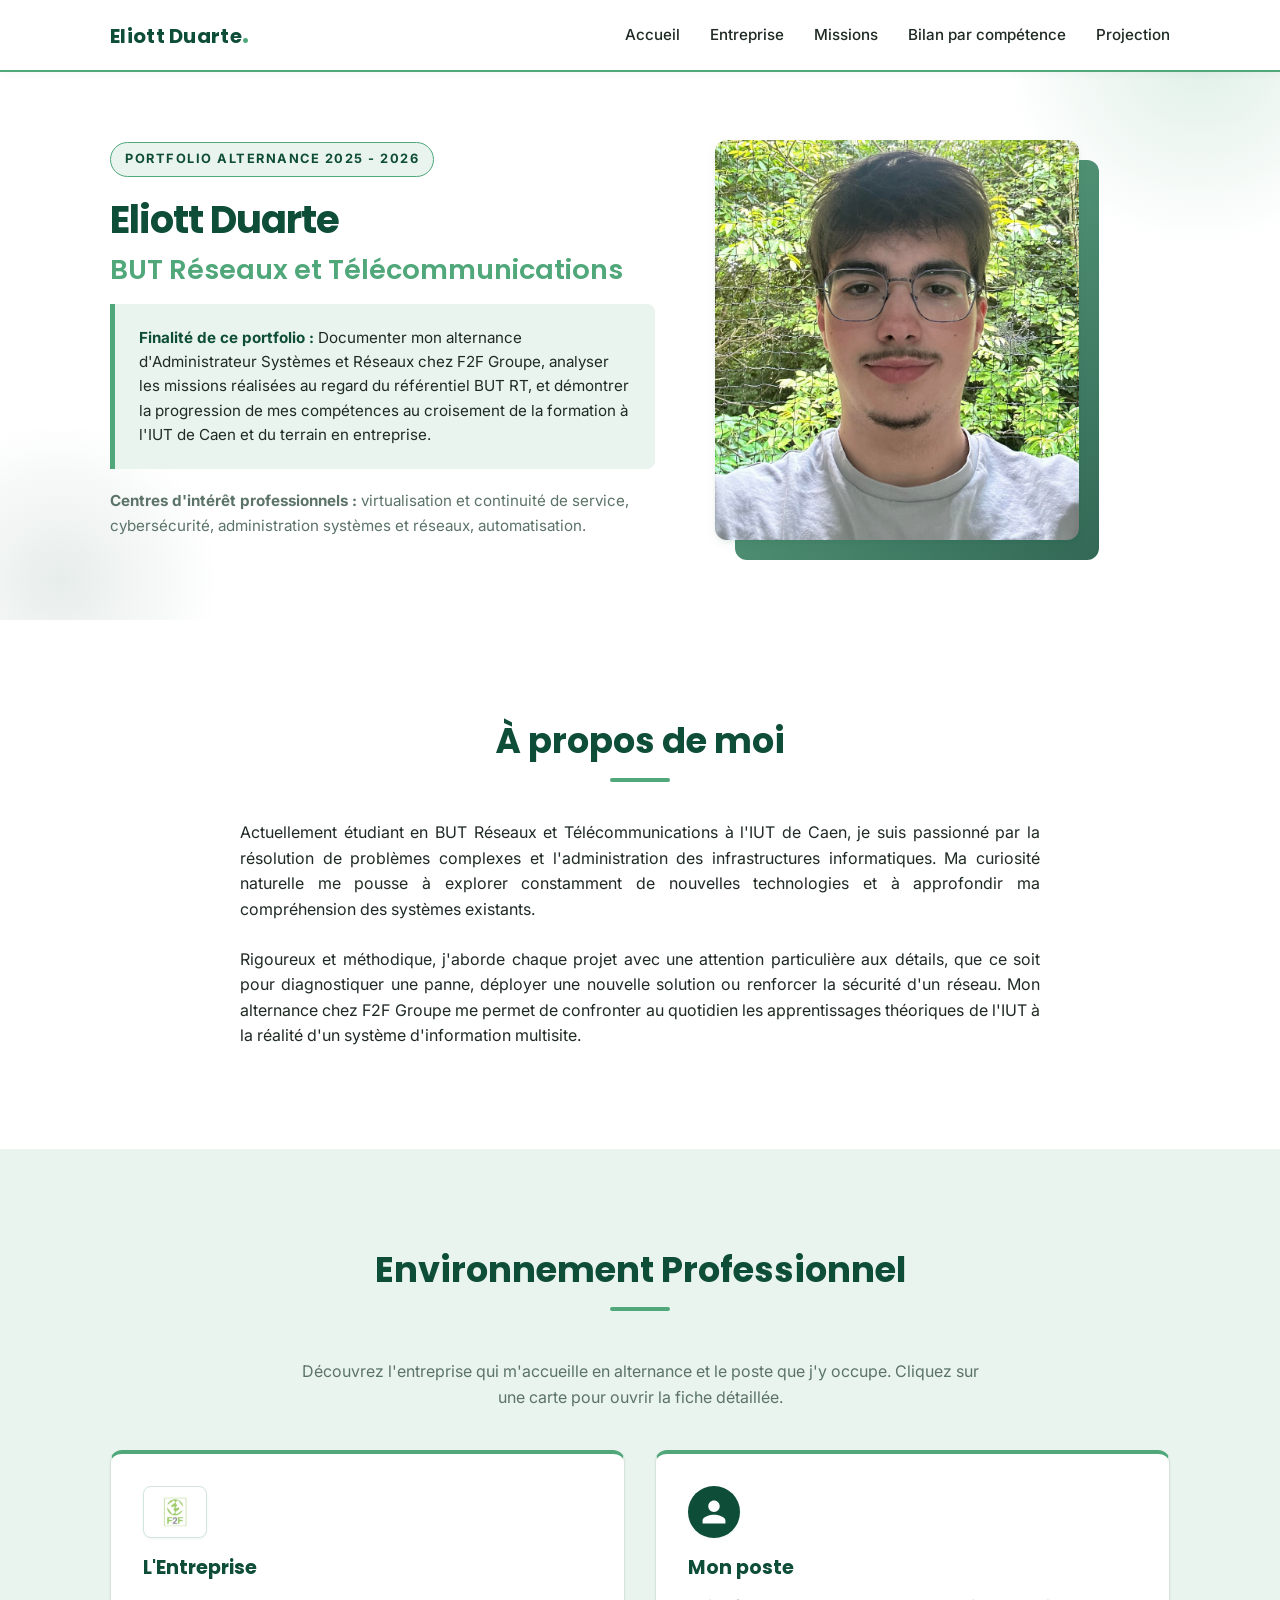
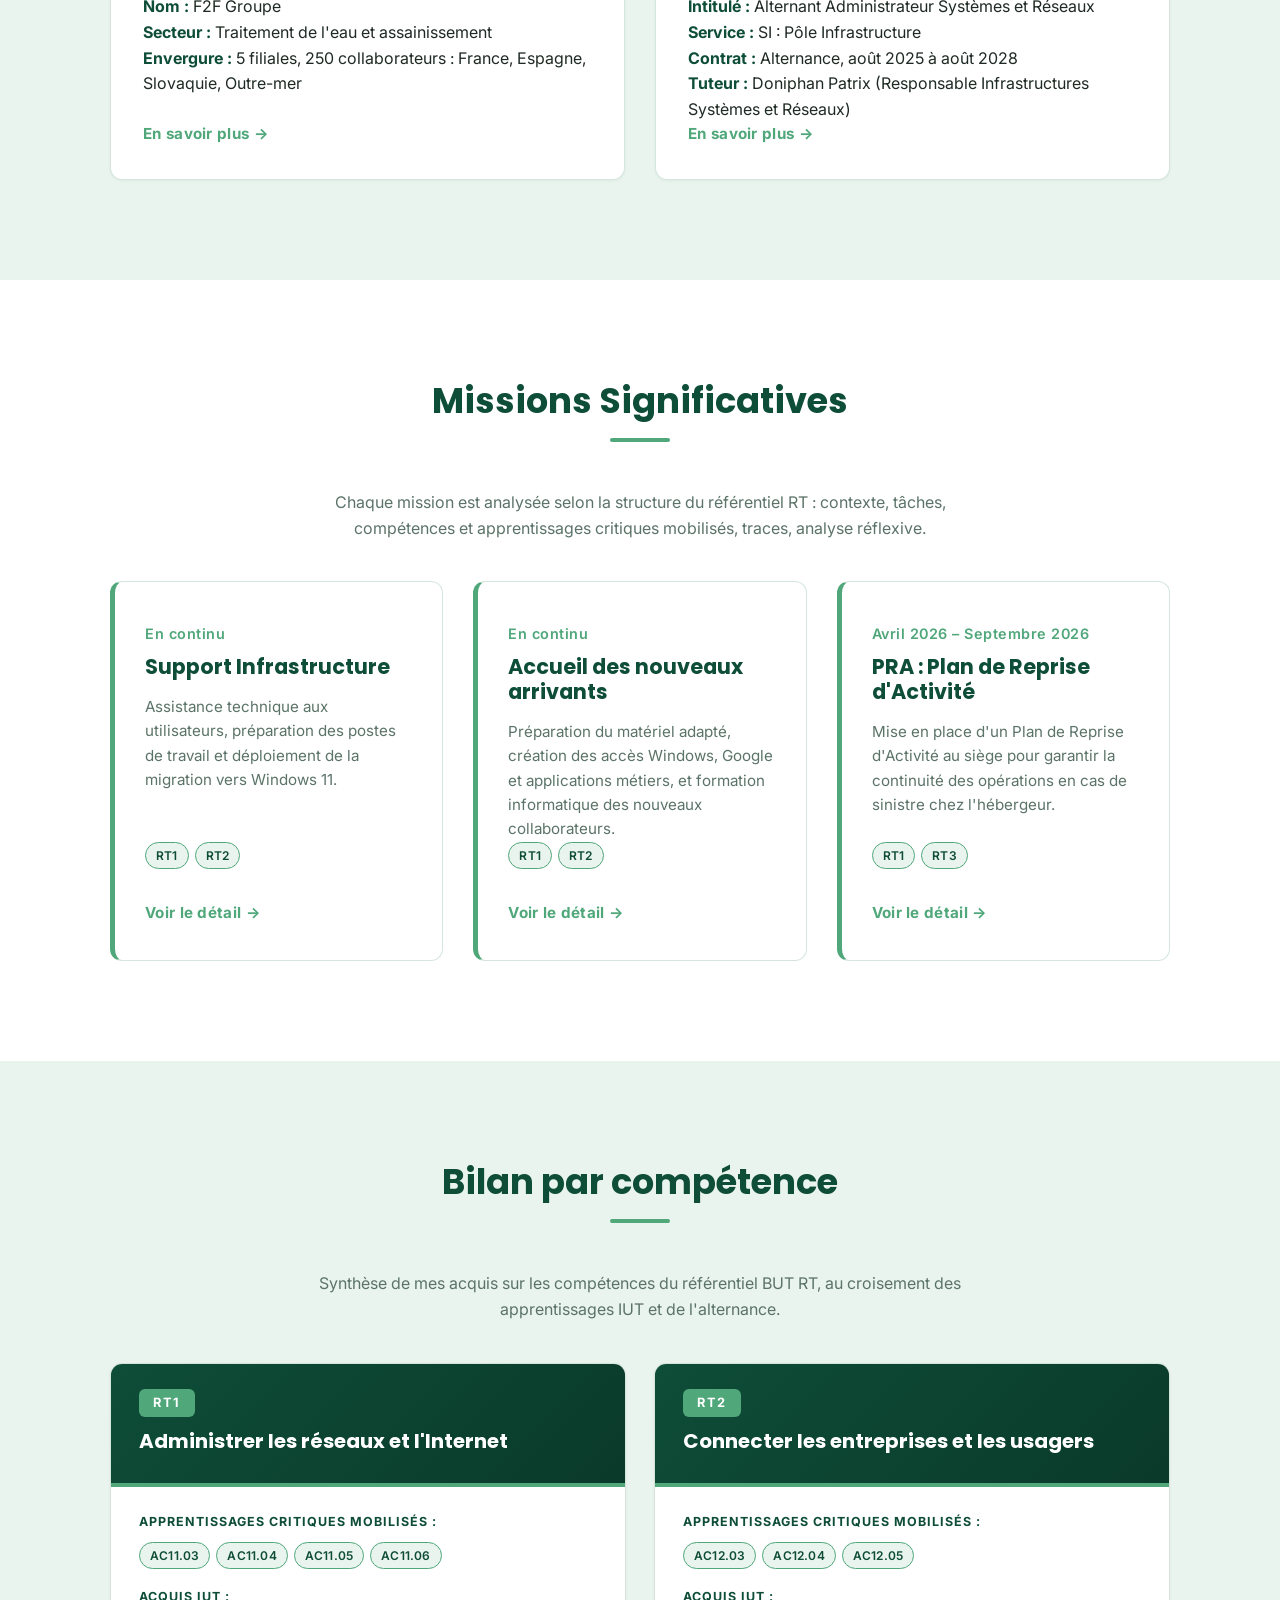
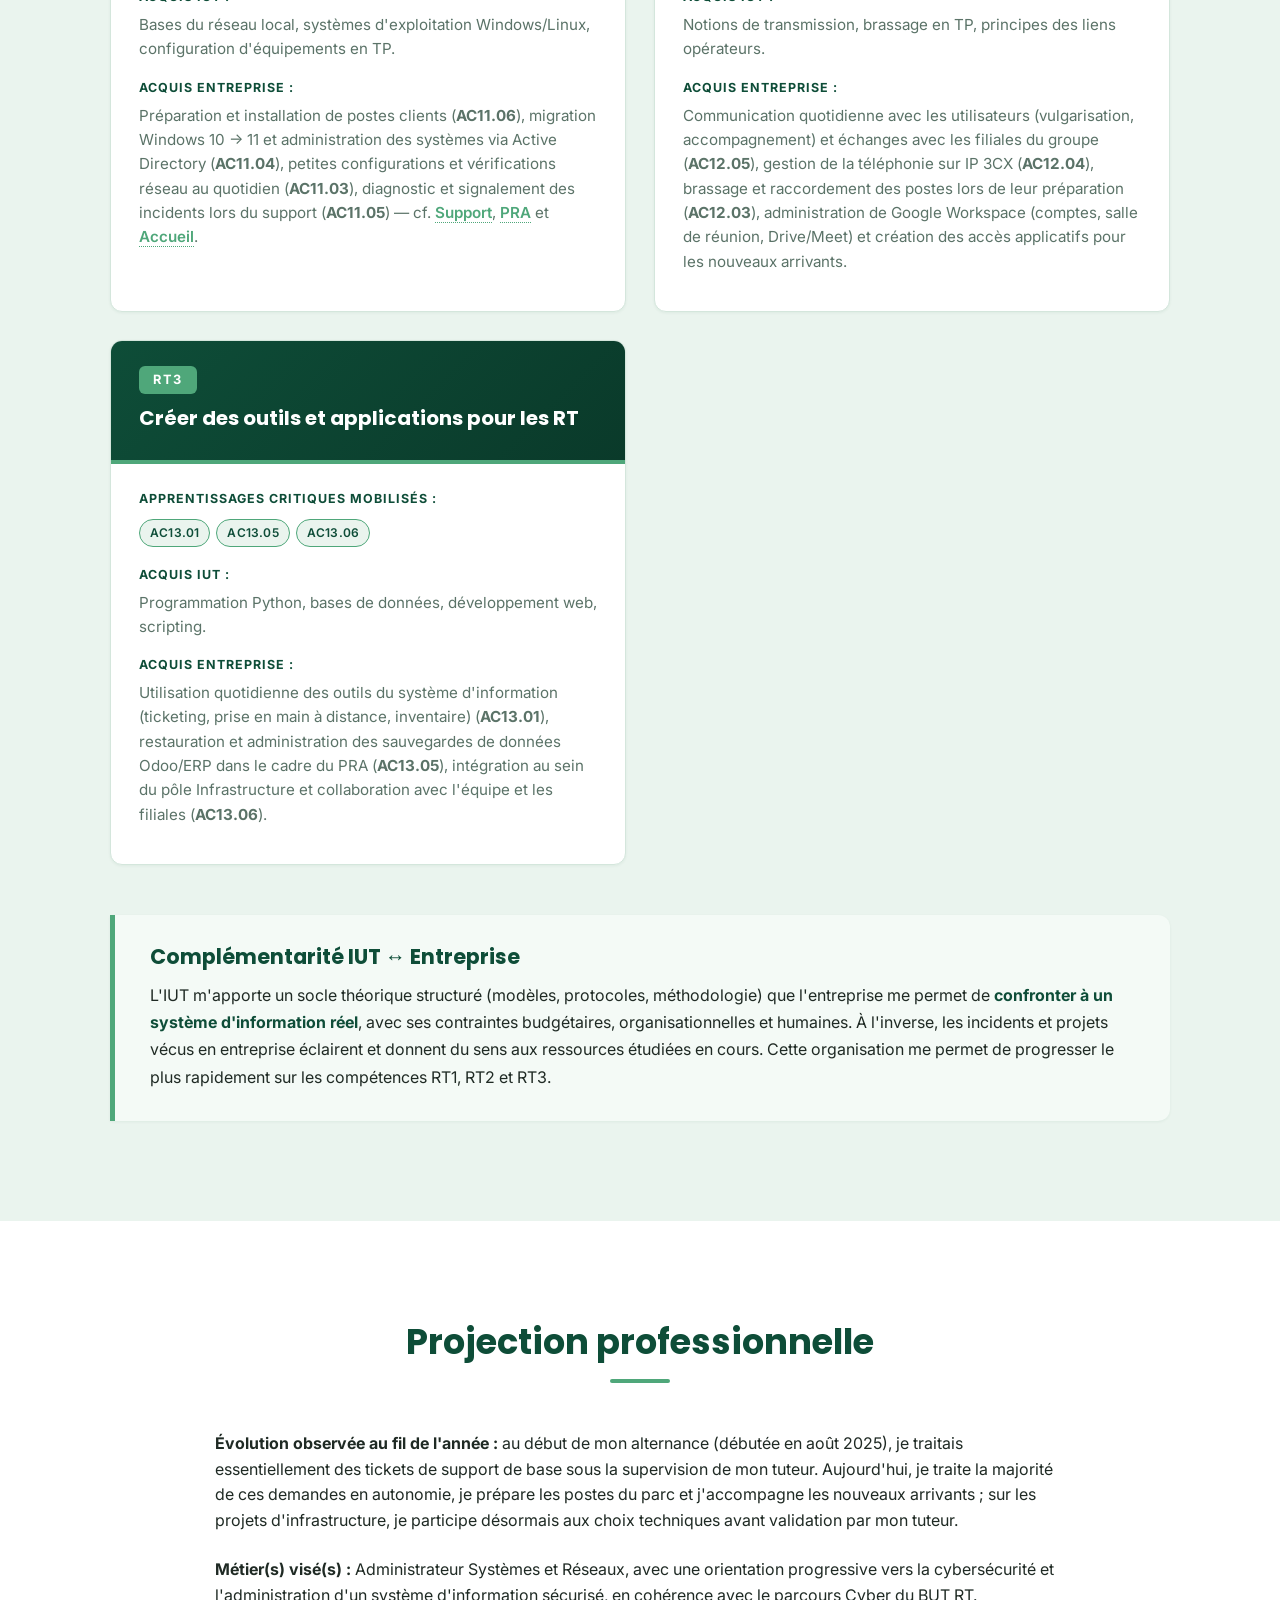
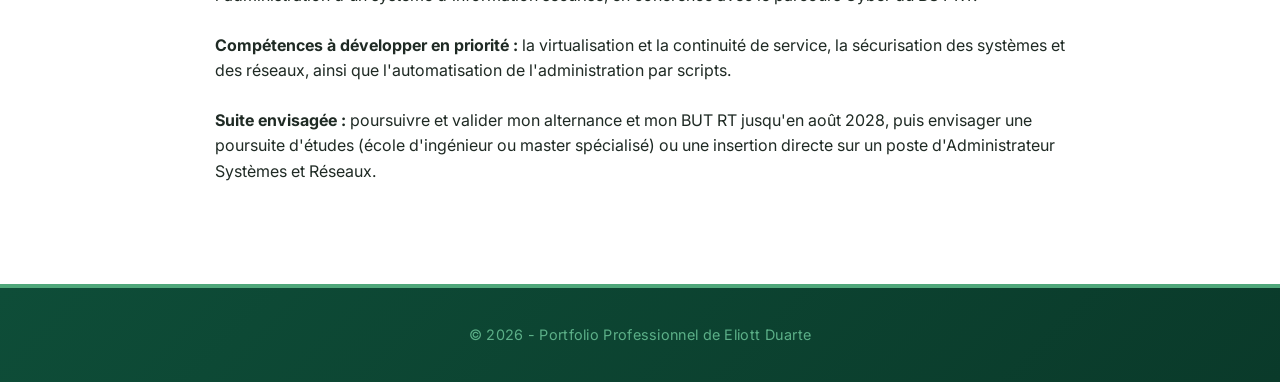
<file: index.html>
<!DOCTYPE html>
<html lang="fr">
<head>
    <meta charset="UTF-8">
    <meta name="viewport" content="width=device-width, initial-scale=1.0">
    <title>Portfolio Professionnel | BUT RT - Eliott Duarte</title>
    <link rel="preconnect" href="https://fonts.googleapis.com">
    <link rel="preconnect" href="https://fonts.gstatic.com" crossorigin>
    <link href="https://fonts.googleapis.com/css2?family=Inter:wght@300;400;500&family=Poppins:wght@500;600;700&display=swap" rel="stylesheet">
    <link rel="stylesheet" href="style.css">
</head>
<body>

    <header class="main-header">
        <div class="container nav-container">
            <div class="logo">
                <span class="logo-name">Eliott Duarte</span><span class="logo-dot">.</span>
            </div>
            <nav>
                <ul class="nav-links">
                    <li><a href="#accueil">Accueil</a></li>
                    <li><a href="#entreprise">Entreprise</a></li>
                    <li><a href="#missions">Missions</a></li>
                    <li><a href="#bilan">Bilan par compétence</a></li>
                    <li><a href="#projection">Projection</a></li>
                </ul>
            </nav>
        </div>
    </header>

    <main>
        <section id="accueil" class="section-hero">
            <div class="container hero-wrapper">
                <div class="hero-content">
                    <span class="badge">Portfolio Alternance 2025 - 2026</span>
                    <h1>Eliott Duarte<br><span class="specialization-text">BUT Réseaux et Télécommunications </span></h1>
                    <div class="hero-description">
                        <p><strong>Finalité de ce portfolio :</strong> Documenter mon alternance d'Administrateur Systèmes et Réseaux chez F2F Groupe, analyser les missions réalisées au regard du référentiel BUT RT, et démontrer la progression de mes compétences au croisement de la formation à l'IUT de Caen et du terrain en entreprise.</p>
                    </div>
                    <p style="margin-top:20px; color: var(--text-muted); font-size: 0.95rem;">
                        <strong>Centres d'intérêt professionnels :</strong> virtualisation et continuité de service, cybersécurité, administration systèmes et réseaux, automatisation.
                    </p>
                </div>
                <div class="hero-image-container">
                    <div style="position: relative; width: 80%; height: 400px;">
                        <img src="images/index/portrait.jpg" alt="Portrait d'Eliott Duarte, étudiant BUT RT" class="hero-img" style="background:#e2e8f0; width: 100%; height: 100%; display:block; object-fit:cover;">
                        <div class="img-backdrop"></div>
                    </div>
                </div>
            </div>
        </section>

        <section id="about" class="section-white">
            <div class="container">
                <h2 class="section-title">À propos de moi</h2>
                <div style="max-width: 800px; margin: -30px auto 0 auto; text-align: justify;">
                    <p>
                        Actuellement étudiant en BUT Réseaux et Télécommunications à l'IUT de Caen, je suis passionné par la résolution de problèmes complexes et l'administration des infrastructures informatiques. Ma curiosité naturelle me pousse à explorer constamment de nouvelles technologies et à approfondir ma compréhension des systèmes existants.
                    </p>
                    <p style="margin-top: 1.5em;">
                        Rigoureux et méthodique, j'aborde chaque projet avec une attention particulière aux détails, que ce soit pour diagnostiquer une panne, déployer une nouvelle solution ou renforcer la sécurité d'un réseau. Mon alternance chez F2F Groupe me permet de confronter au quotidien les apprentissages théoriques de l'IUT à la réalité d'un système d'information multisite.
                    </p>
                </div>
            </div>
        </section>

        <section id="entreprise" class="section-light">
            <div class="container">
                <h2 class="section-title">Environnement Professionnel</h2>
                <p class="section-intro">Découvrez l'entreprise qui m'accueille en alternance et le poste que j'y occupe. Cliquez sur une carte pour ouvrir la fiche détaillée.</p>
                <div class="cards-grid">
                    <div class="card card-link" onclick="openModal('modal-entreprise')" role="button" tabindex="0">
                        <div class="card-logo-wrap">
                            <img src="images/index/F2F.jpg" alt="Logo F2F Groupe" class="card-logo-img">
                        </div>
                        <h3>L'Entreprise</h3>
                        <p><strong>Nom :</strong> F2F Groupe</p>
                        <p><strong>Secteur :</strong> Traitement de l'eau et assainissement</p>
                        <p><strong>Envergure :</strong> 5 filiales, 250 collaborateurs :
                         France, Espagne, Slovaquie, Outre-mer</p>
                        <span class="read-more">En savoir plus &rarr;</span>
                    </div>
                    <div class="card card-link" onclick="openModal('modal-poste')" role="button" tabindex="0">
                        <div class="card-icon">
                            <svg viewBox="0 0 24 24" aria-hidden="true"><path d="M12 12c2.7 0 4.9-2.2 4.9-4.9S14.7 2.2 12 2.2 7.1 4.4 7.1 7.1 9.3 12 12 12zm0 2.4c-3.3 0-9.8 1.6-9.8 4.9v2.5h19.6v-2.5c0-3.3-6.5-4.9-9.8-4.9z"/></svg>
                        </div>
                        <h3>Mon poste</h3>
                        <p><strong>Intitulé :</strong> Alternant Administrateur Systèmes et Réseaux</p>
                        <p><strong>Service :</strong> SI : Pôle Infrastructure</p>
                        <p><strong>Contrat :</strong> Alternance, août 2025 à août 2028</p>
                        <p><strong>Tuteur :</strong> Doniphan Patrix (Responsable Infrastructures Systèmes et Réseaux)</p>
                        <span class="read-more">En savoir plus &rarr;</span>
                    </div>
                </div>
            </div>
        </section>

        <section id="missions" class="section-white">
            <div class="container">
                <h2 class="section-title">Missions Significatives</h2>
                <p class="section-intro">Chaque mission est analysée selon la structure du référentiel RT : contexte, tâches, compétences et apprentissages critiques mobilisés, traces, analyse réflexive.</p>

                <div class="mission-grid">
                    <a href="mission1.html" class="mission-summary-card">
                        <span class="mission-date">En continu</span>
                        <h3>Support Infrastructure</h3>
                        <p>Assistance technique aux utilisateurs, préparation des postes de travail et déploiement de la migration vers Windows 11.</p>
                        <div class="ac-tag-row">
                            <span class="ac-tag">RT1</span>
                            <span class="ac-tag">RT2</span>
                        </div>
                        <span class="read-more">Voir le détail &rarr;</span>
                    </a>

                    <a href="mission3.html" class="mission-summary-card">
                        <span class="mission-date">En continu</span>
                        <h3>Accueil des nouveaux arrivants</h3>
                        <p>Préparation du matériel adapté, création des accès Windows, Google et applications métiers, et formation informatique des nouveaux collaborateurs.</p>
                        <div class="ac-tag-row">
                            <span class="ac-tag">RT1</span>
                            <span class="ac-tag">RT2</span>
                        </div>
                        <span class="read-more">Voir le détail &rarr;</span>
                    </a>

                    <a href="mission2.html" class="mission-summary-card">
                        <span class="mission-date">Avril 2026 – Septembre 2026</span>
                        <h3>PRA : Plan de Reprise d'Activité</h3>
                        <p>Mise en place d'un Plan de Reprise d'Activité au siège pour garantir la continuité des opérations en cas de sinistre chez l'hébergeur.</p>
                        <div class="ac-tag-row">
                            <span class="ac-tag">RT1</span>
                            <span class="ac-tag">RT3</span>
                        </div>
                        <span class="read-more">Voir le détail &rarr;</span>
                    </a>
                </div>
            </div>
        </section>

        <section id="bilan" class="section-light">
            <div class="container">
                <h2 class="section-title">Bilan par compétence</h2>
                <p class="section-intro">Synthèse de mes acquis sur les compétences du référentiel BUT RT, au croisement des apprentissages IUT et de l'alternance.</p>

                <div class="competence-grid">

                    <article class="competence-card">
                        <header class="competence-header">
                            <span class="competence-code">RT1</span>
                            <h3>Administrer les réseaux et l'Internet</h3>
                        </header>
                        <div class="competence-body">
                            <p class="competence-label">Apprentissages critiques mobilisés :</p>
                            <div class="ac-tag-row">
                                <span class="ac-tag" title="Configurer les fonctions de base du réseau local">AC11.03</span>
                                <span class="ac-tag" title="Maîtriser les rôles et les principes fondamentaux des systèmes d'exploitation">AC11.04</span>
                                <span class="ac-tag" title="Identifier les dysfonctionnements du réseau local et savoir les signaler">AC11.05</span>
                                <span class="ac-tag" title="Installer un poste client, expliquer la procédure mise en place">AC11.06</span>
                            </div>
                            <p class="competence-label">Acquis IUT :</p>
                            <p>Bases du réseau local, systèmes d'exploitation Windows/Linux, configuration d'équipements en TP.</p>
                            <p class="competence-label">Acquis Entreprise :</p>
                            <p>Préparation et installation de postes clients (<strong>AC11.06</strong>), migration Windows 10 → 11 et administration des systèmes via Active Directory (<strong>AC11.04</strong>), petites configurations et vérifications réseau au quotidien (<strong>AC11.03</strong>), diagnostic et signalement des incidents lors du support (<strong>AC11.05</strong>) — cf. <a href="mission1.html">Support</a>, <a href="mission2.html">PRA</a> et <a href="mission3.html">Accueil</a>.</p>
                        </div>
                    </article>

                    <article class="competence-card">
                        <header class="competence-header">
                            <span class="competence-code">RT2</span>
                            <h3>Connecter les entreprises et les usagers</h3>
                        </header>
                        <div class="competence-body">
                            <p class="competence-label">Apprentissages critiques mobilisés :</p>
                            <div class="ac-tag-row">
                                <span class="ac-tag" title="Déployer des supports de transmission">AC12.03</span>
                                <span class="ac-tag" title="Connecter les systèmes de ToIP">AC12.04</span>
                                <span class="ac-tag" title="Communiquer avec un tiers et adapter son discours à son interlocuteur">AC12.05</span>
                            </div>
                            <p class="competence-label">Acquis IUT :</p>
                            <p>Notions de transmission, brassage en TP, principes des liens opérateurs.</p>
                            <p class="competence-label">Acquis Entreprise :</p>
                            <p>Communication quotidienne avec les utilisateurs (vulgarisation, accompagnement) et échanges avec les filiales du groupe (<strong>AC12.05</strong>), gestion de la téléphonie sur IP 3CX (<strong>AC12.04</strong>), brassage et raccordement des postes lors de leur préparation (<strong>AC12.03</strong>), administration de Google Workspace (comptes, salle de réunion, Drive/Meet) et création des accès applicatifs pour les nouveaux arrivants.</p>
                        </div>
                    </article>

                    <article class="competence-card">
                        <header class="competence-header">
                            <span class="competence-code">RT3</span>
                            <h3>Créer des outils et applications pour les RT</h3>
                        </header>
                        <div class="competence-body">
                            <p class="competence-label">Apprentissages critiques mobilisés :</p>
                            <div class="ac-tag-row">
                                <span class="ac-tag" title="Utiliser un système informatique et ses outils">AC13.01</span>
                                <span class="ac-tag" title="Choisir les mécanismes de gestion de données adaptés">AC13.05</span>
                                <span class="ac-tag" title="S'intégrer dans un environnement propice au développement et au travail collaboratif">AC13.06</span>
                            </div>
                            <p class="competence-label">Acquis IUT :</p>
                            <p>Programmation Python, bases de données, développement web, scripting.</p>
                            <p class="competence-label">Acquis Entreprise :</p>
                            <p>Utilisation quotidienne des outils du système d'information (ticketing, prise en main à distance, inventaire) (<strong>AC13.01</strong>), restauration et administration des sauvegardes de données Odoo/ERP dans le cadre du PRA (<strong>AC13.05</strong>), intégration au sein du pôle Infrastructure et collaboration avec l'équipe et les filiales (<strong>AC13.06</strong>).</p>
                        </div>
                    </article>

                </div>

                <div class="complementarite-box">
                    <h3>Complémentarité IUT ↔ Entreprise</h3>
                    <p>L'IUT m'apporte un socle théorique structuré (modèles, protocoles, méthodologie) que l'entreprise me permet de <strong>confronter à un système d'information réel</strong>, avec ses contraintes budgétaires, organisationnelles et humaines. À l'inverse, les incidents et projets vécus en entreprise éclairent et donnent du sens aux ressources étudiées en cours. Cette organisation me permet de progresser le plus rapidement sur les compétences RT1, RT2 et RT3.</p>
                </div>
            </div>
        </section>

        <section id="projection" class="section-white">
            <div class="container">
                <h2 class="section-title">Projection professionnelle</h2>
                <div style="max-width: 850px; margin: -20px auto 0 auto;">
                    <p><strong>Évolution observée au fil de l'année :</strong> au début de mon alternance (débutée en août 2025), je traitais essentiellement des tickets de support de base sous la supervision de mon tuteur. Aujourd'hui, je traite la majorité de ces demandes en autonomie, je prépare les postes du parc et j'accompagne les nouveaux arrivants ; sur les projets d'infrastructure, je participe désormais aux choix techniques avant validation par mon tuteur.</p>
                    <p style="margin-top: 1.5em;"><strong>Métier(s) visé(s) :</strong> Administrateur Systèmes et Réseaux, avec une orientation progressive vers la cybersécurité et l'administration d'un système d'information sécurisé, en cohérence avec le parcours Cyber du BUT RT.</p>

                    <p style="margin-top: 1.5em;"><strong>Compétences à développer en priorité :</strong> la virtualisation et la continuité de service, la sécurisation des systèmes et des réseaux, ainsi que l'automatisation de l'administration par scripts.</p>

                    <p style="margin-top: 1.5em;"><strong>Suite envisagée :</strong> poursuivre et valider mon alternance et mon BUT RT jusqu'en août 2028, puis envisager une poursuite d'études (école d'ingénieur ou master spécialisé) ou une insertion directe sur un poste d'Administrateur Systèmes et Réseaux.</p>
                </div> 
            </div>
        </section>
    </main>

    <footer class="main-footer">
        <div class="container">
            <p>© 2026 - Portfolio Professionnel de Eliott Duarte</p>
        </div>
    </footer>

    <!-- Modal Entreprise -->
    <div id="modal-entreprise" class="modal-overlay" onclick="closeModalOnOverlay(event, this)" aria-modal="true" role="dialog">
        <div class="modal">
            <div class="modal-header">
                <div class="modal-logo-wrap">
                    <img src="images/index/F2F.jpg" alt="Logo F2F Groupe" class="modal-logo-img">
                </div>
                <span class="mission-date">Secteur : Traitement de l'eau et assainissement</span>
                <h2>F2F Groupe</h2>
                <div class="tags">
                    <span class="tag">Sainte-Mère-Église, Normandie</span>
                    <span class="tag">250 collaborateurs</span>
                    <span class="tag">France · Espagne · Slovaquie · Outre-mer</span>
                </div>
                <button class="modal-close" onclick="closeModal('modal-entreprise')" aria-label="Fermer">&times;</button>
            </div>
            <div class="modal-body">

                <div class="content-block">
                    <h2>Présentation</h2>
                    <p>F2F Groupe est un groupe industriel européen spécialisé dans le <strong>traitement de l'eau et l'assainissement</strong>. Fondé et basé à Sainte-Mère-Église en Normandie, il regroupe cinq filiales qui couvrent l'ensemble de la chaîne : fabrication d'équipements, gestion des eaux pluviales et sanitaires, maintenance de stations, jusqu'aux solutions clés en main pour les particuliers.</p>
                    <div class="kf-grid" style="margin-top: 18px;">
                        <div class="kf-item">
                            <div class="kf-label">Siège</div>
                            <div class="kf-value">Sainte-Mère-Église (Normandie)</div>
                        </div>
                        <div class="kf-item">
                            <div class="kf-label">Implantation</div>
                            <div class="kf-value">France, Espagne, Slovaquie, Outre-mer</div>
                        </div>
                        <div class="kf-item">
                            <div class="kf-label">Effectif</div>
                            <div class="kf-value">250 collaborateurs</div>
                        </div>
                        <div class="kf-item">
                            <div class="kf-label">Activités</div>
                            <div class="kf-value">Assainissement, eaux pluviales et sanitaires, maintenance</div>
                        </div>
                    </div>
                </div>

                <div class="content-block">
                    <h2>Structure du groupe</h2>
                    <p style="margin-bottom: 16px; color: var(--text-muted); font-size: 0.93rem;">Le groupe s'organise autour d'une holding qui chapeaute cinq filiales aux métiers complémentaires :</p>
                    <div class="org-chart-wrap">
                        <div class="org-chart">
                            <div class="org-root-box">F2F GROUPE</div>
                            <div class="org-v-connector"></div>
                            <div class="org-children">
                                <div class="org-child">
                                    <div class="org-child-box">
                                        <strong>SIMOP</strong>
                                        <small>Fabrication</small>
                                    </div>
                                </div>
                                <div class="org-child">
                                    <div class="org-child-box">
                                        <strong>HYDREAL</strong>
                                        <small>Pluvial</small>
                                    </div>
                                </div>
                                <div class="org-child">
                                    <div class="org-child-box">
                                        <strong>ASSISTEAUX</strong>
                                        <small>Maintenance</small>
                                    </div>
                                </div>
                                <div class="org-child">
                                    <div class="org-child-box">
                                        <strong>EAUTECH</strong>
                                        <small>Eaux sanitaires</small>
                                    </div>
                                </div>
                                <div class="org-child">
                                    <div class="org-child-box">
                                        <strong>RAINEA</strong>
                                        <small>Particulier</small>
                                    </div>
                                </div>
                            </div>
                        </div>
                    </div>
                    <ul class="task-list" style="margin-top: 22px;">
                        <li><strong>SIMOP</strong> : Fabricant d'équipements pour l'assainissement non collectif et le traitement des eaux.</li>
                        <li><strong>HYDREAL</strong> : Solutions de gestion des eaux pluviales et d'assainissement non collectif.</li>
                        <li><strong>ASSISTEAUX</strong> : Maintenance et exploitation de stations de traitement des eaux sanitaires et industrielles.</li>
                        <li><strong>EAUTECH</strong> : Spécialiste des installations et services liés aux eaux sanitaires.</li>
                        <li><strong>RAINEA</strong> : Réseau franchise dédié aux particuliers : assainissement individuel et récupération d'eau de pluie.</li>
                    </ul>
                </div>

                <div class="content-block">
                    <h2>Les sites de production SIMOP</h2>
                    <p style="color: var(--text-muted); font-size: 0.93rem; margin-bottom: 18px;">SIMOP dispose de <strong>5 sites de production</strong> en France et à l'international, tous spécialisés dans le rotomoulage et la fabrication d'équipements d'assainissement.</p>
                    <div class="usines-grid">
                        <div class="usine-card">
                            <div class="usine-header">
                                <span class="usine-lieu">Le Ham : Manche (50)</span>
                                <span class="usine-effectif">Rotomoulage polyéthylène · CNC</span>
                            </div>
                        </div>
                        <div class="usine-card">
                            <div class="usine-header">
                                <span class="usine-lieu">Montdidier : Somme (80)</span>
                                <span class="usine-effectif">Rotomoulage · Enroulement polyester</span>
                            </div>
                        </div>
                        <div class="usine-card">
                            <div class="usine-header">
                                <span class="usine-lieu">Bujaraloz : Espagne</span>
                                <span class="usine-effectif">Rotomoulage · 40 collaborateurs</span>
                            </div>
                        </div>
                        <div class="usine-card">
                            <div class="usine-header">
                                <span class="usine-lieu">Slovaquie</span>
                                <span class="usine-effectif">Rotomoulage · Métallerie </span>
                            </div>
                        </div>
                        <div class="usine-card">
                            <div class="usine-header">
                                <span class="usine-lieu">Antilles : Guadeloupe et Martinique</span>
                                <span class="usine-effectif">Production locale </span>
                            </div>
                        </div>
                    </div>
                </div>

            </div>
        </div>
    </div>

    <!-- Modal Poste -->
    <div id="modal-poste" class="modal-overlay" onclick="closeModalOnOverlay(event, this)" aria-modal="true" role="dialog">
        <div class="modal">
            <div class="modal-header">
                <span class="mission-date">Service : SI – Pôle Infrastructure</span>
                <h2>Alternant Administrateur Systèmes et Réseaux</h2>
                <div class="tags">
                    <span class="tag">Support Utilisateurs</span>
                    <span class="tag">Maintien en condition opérationnelle</span>
                    <span class="tag">Projets d'infrastructure</span>
                </div>
                <button class="modal-close" onclick="closeModal('modal-poste')" aria-label="Fermer">&times;</button>
            </div>
            <div class="modal-body">
                <div class="content-block">
                    <h2>1. Description du poste</h2>
                    <p>En tant qu'alternant Administrateur Systèmes et Réseaux (contrat d'alternance d'août 2025 à août 2028), je suis rattaché au Service Informatique de F2F Groupe, au sein du pôle Infrastructure : l'un des trois pôles du service avec le pôle Odoo (ERP) et le pôle Applications. Le service informatique a pour rôle de garantir la continuité, la sécurité et l'amélioration du système d'information pour l'ensemble du groupe.</p>
                    <p>Au quotidien, j'accompagne le pôle Infrastructure dans la gestion du SI : résolution des incidents, support de proximité aux utilisateurs et participation active aux projets d'évolution de l'infrastructure.</p>
                </div>

                <div class="content-block bg-gray rounded-box">
                    <h2>2. Mes tâches quotidiennes</h2>
                    <ul class="task-list">
                        <li><strong>Support utilisateurs :</strong> gestion des tickets et assistance, diagnostic des incidents, suivi des résolutions.</li>
                        <li><strong>Gestion du parc :</strong> préparation des postes, installation des logiciels, inventaire du matériel.</li>
                        <li><strong>Réseau et serveurs :</strong> surveillance quotidienne, petites configurations, vérifications de routine.</li>
                        <li><strong>Tâches transverses :</strong> documentation interne, réunions d'équipe, échanges avec les filiales.</li>
                    </ul>
                </div>


                <div class="content-block">
                    <h2>3. Niveau de responsabilité et encadrement</h2>
                    <p>Je suis encadré par mon tuteur Doniphan Patrix, Responsable Infrastructures Systèmes et Réseaux, qui assure mon encadrement quotidien, ma formation, la validation des livrables ainsi que mon suivi et mon évaluation. 
                        Mon rattachement hiérarchique est le suivant : tuteur entreprise → pôle Infrastructure → Direction du Service Informatique.</p>
                    <p>J'interviens en autonomie sur le support de base et la préparation des postes. Pour les projets, cela se fait en collaboration avec mon tuteur.</p>
                </div>

                <div class="content-block bg-gray rounded-box">
                    <h2>4. Évolution de mon autonomie</h2>
                    <p>Au début de l'alternance, je sollicitais régulièrement mon tuteur sur les incidents et la préparation des postes. Aujourd'hui, je traite seul la majorité des demandes de support de base et n'escalade que les cas critiques ou spécifiques.</p>
                </div>
            </div>
        </div>
    </div>

    <script>
        function openModal(id) {
            document.getElementById(id).classList.add('active');
            document.body.style.overflow = 'hidden';
        }
        function closeModal(id) {
            document.getElementById(id).classList.remove('active');
            document.body.style.overflow = '';
        }
        function closeModalOnOverlay(e, overlay) {
            if (e.target === overlay) closeModal(overlay.id);
        }
        document.addEventListener('keydown', function(e) {
            if (e.key === 'Escape') {
                document.querySelectorAll('.modal-overlay.active').forEach(function(m) {
                    closeModal(m.id);
                });
            }
        });
    </script>
</body>
</html>
</file>
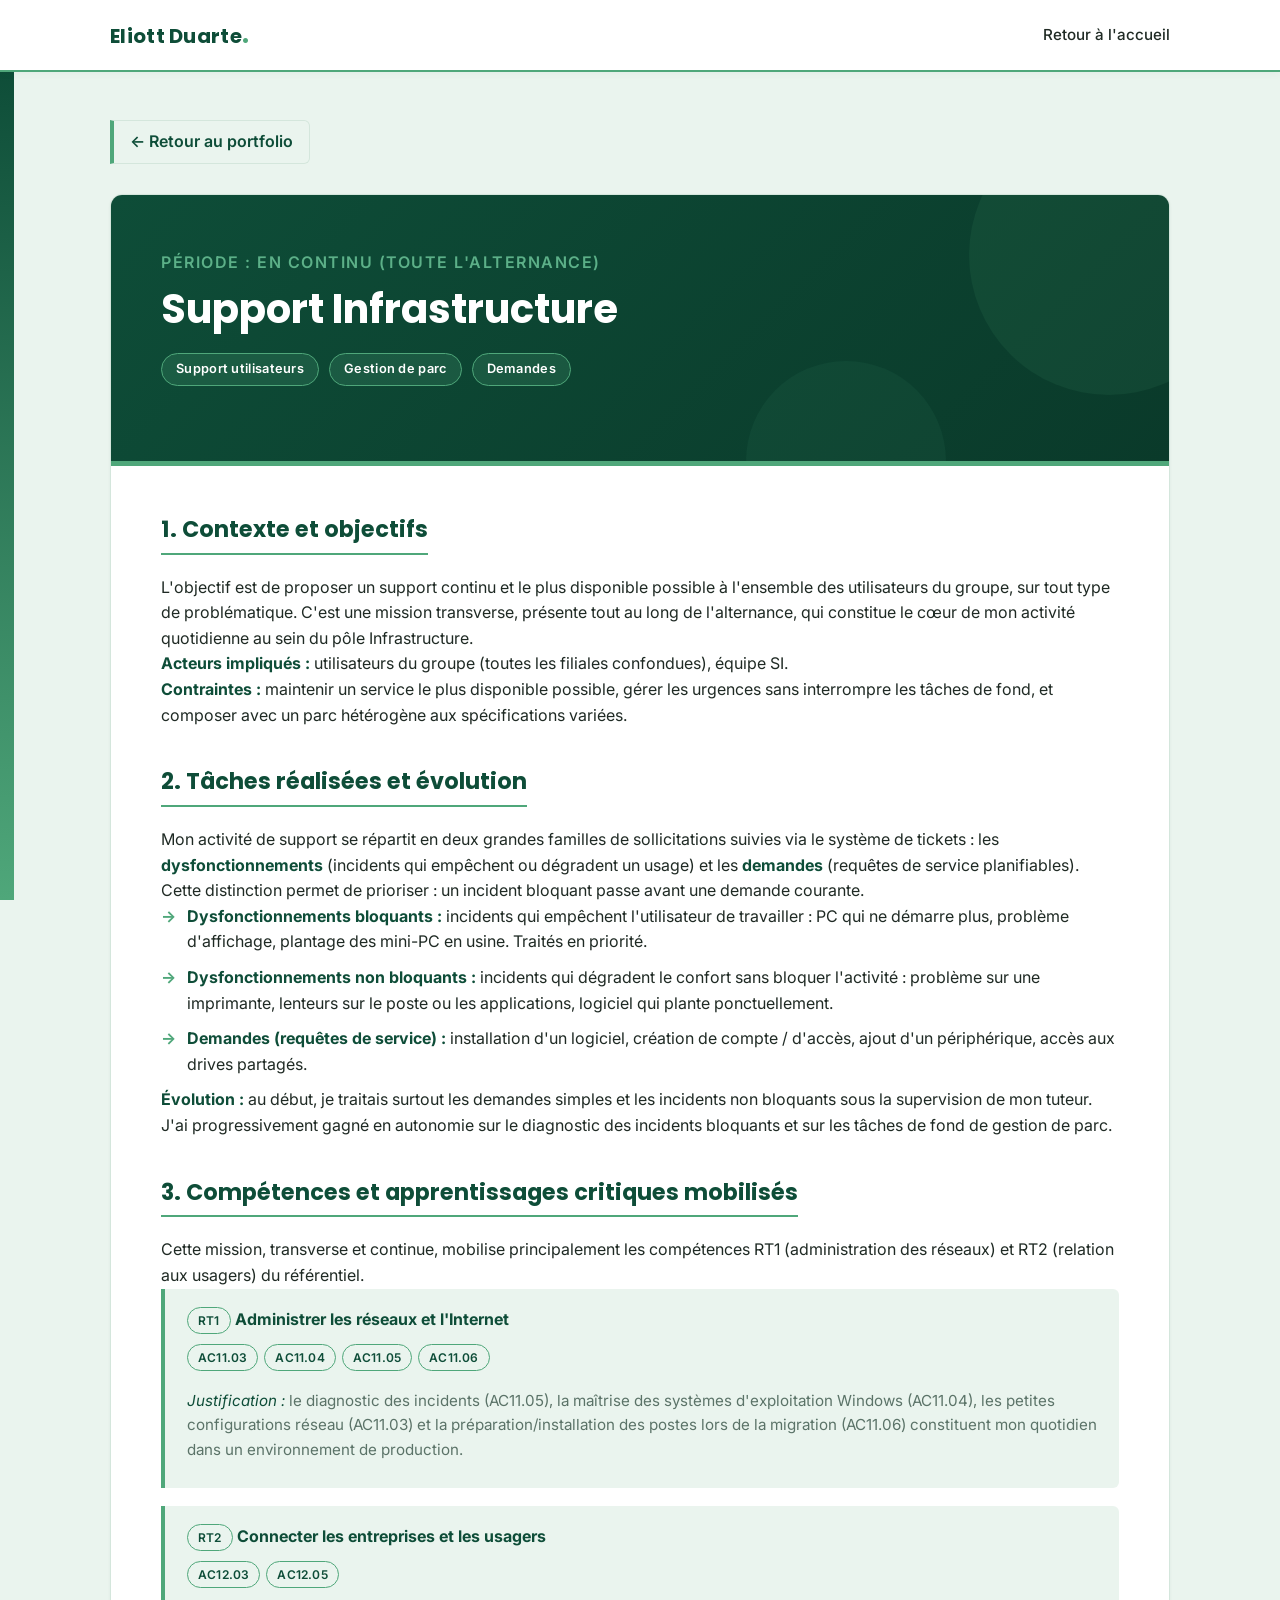
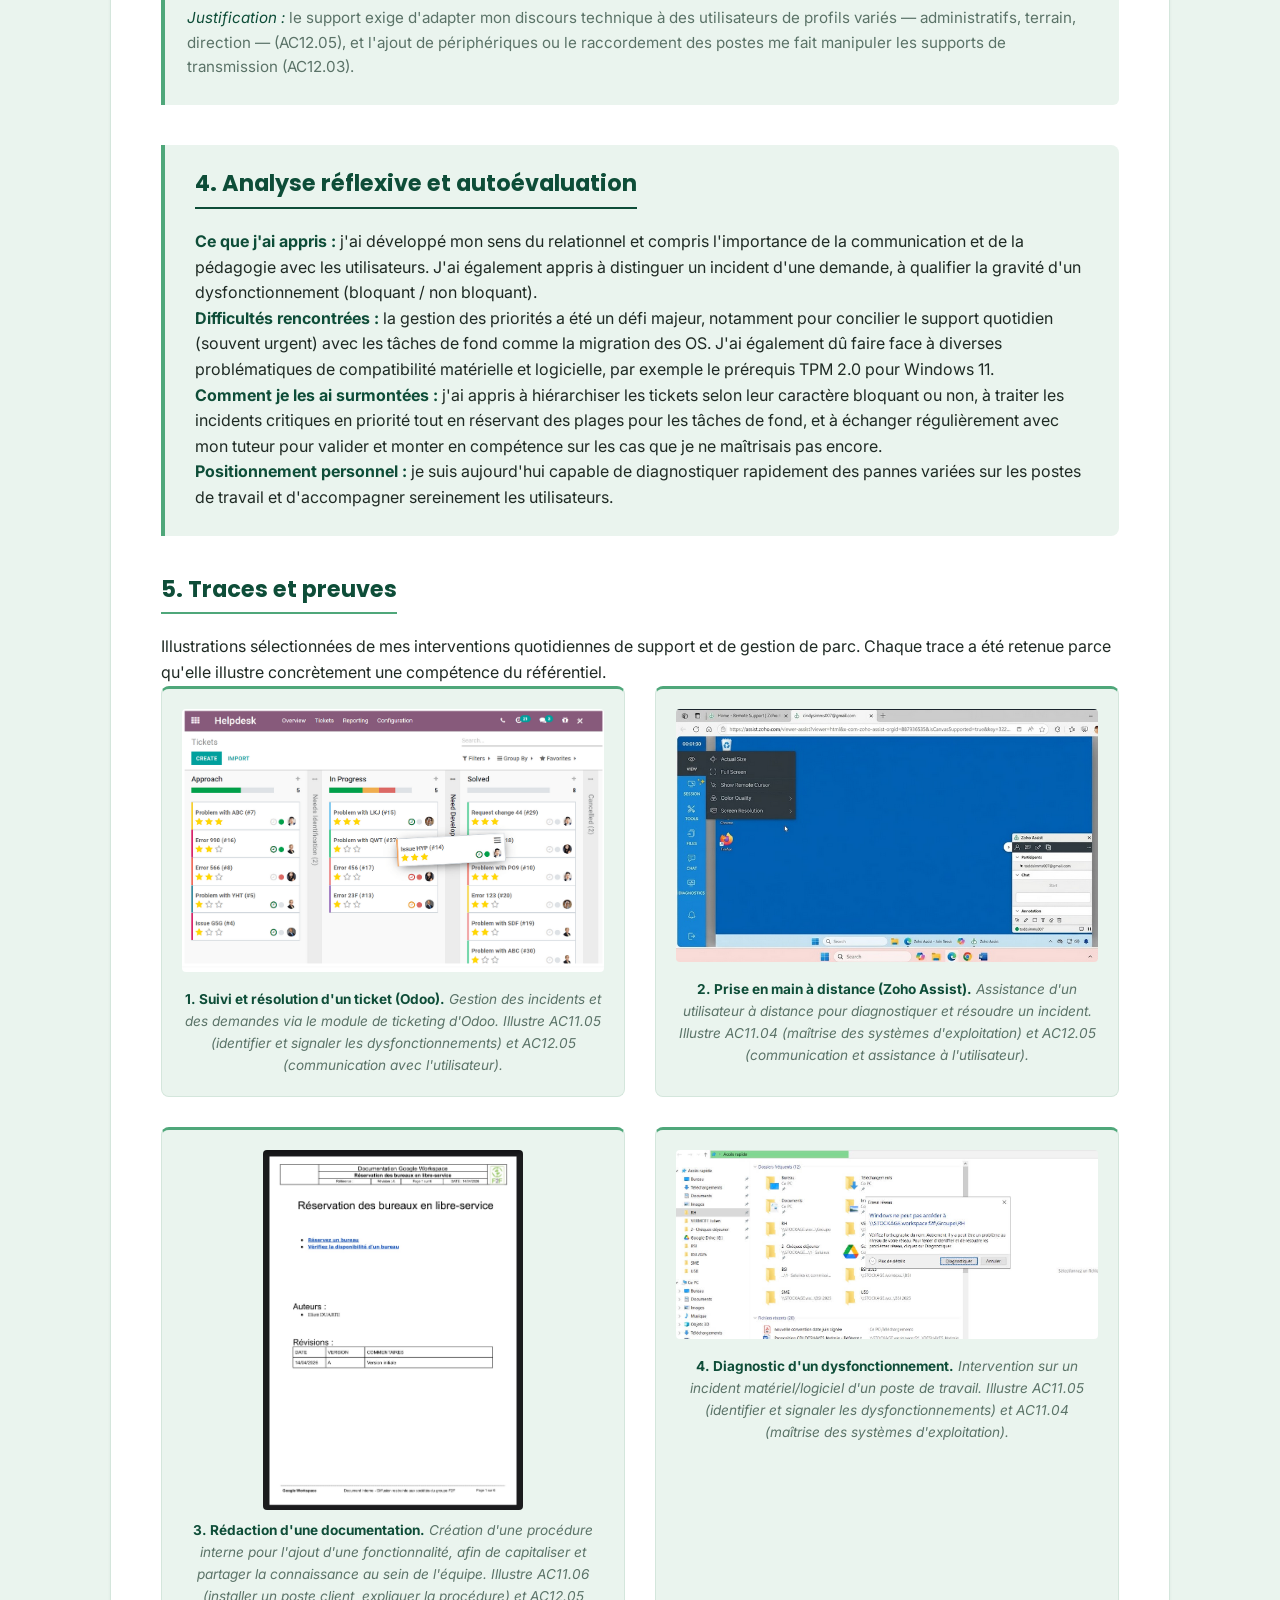
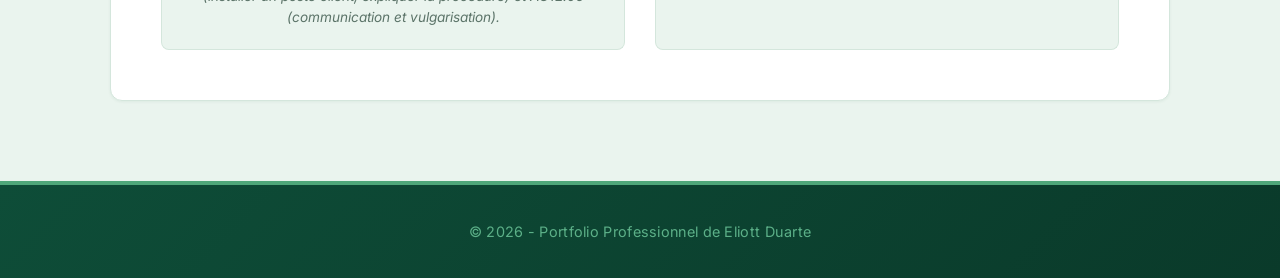
<file: mission1.html>
<!DOCTYPE html>
<html lang="fr">
<head>
    <meta charset="UTF-8">
    <meta name="viewport" content="width=device-width, initial-scale=1.0">
    <title>Mission 1 : Support Infrastructure | Portfolio</title>
    <link href="https://fonts.googleapis.com/css2?family=Inter:wght@300;400;500&family=Poppins:wght@500;600;700&display=swap" rel="stylesheet">
    <link rel="stylesheet" href="style.css">
</head>
<body class="bg-light">

    <header class="main-header">
        <div class="container nav-container">
            <div class="logo">
                <span class="logo-name">Eliott Duarte</span><span class="logo-dot">.</span>
            </div>
            <nav>
                <ul class="nav-links">
                    <li><a href="index.html">Retour à l'accueil</a></li>
                </ul>
            </nav>
        </div>
    </header>

    <main class="page-mission">
        <div class="container">
            <a href="index.html#missions" class="btn-back">&larr; Retour au portfolio</a>

            <article class="mission-detail-card">
                <header class="mission-detail-header">
                    <span class="mission-date">Période : en continu (toute l'alternance)</span>
                    <h1>Support Infrastructure</h1>
                    <div class="tags">
                        <span class="tag">Support utilisateurs</span>
                        <span class="tag">Gestion de parc</span>
                        <span class="tag">Demandes</span>
                    </div>
                </header>

                <div class="mission-detail-body">
                    <div class="content-block">
                        <h2>1. Contexte et objectifs</h2>
                        <p>L'objectif est de proposer un support continu et le plus disponible possible à l'ensemble des utilisateurs du groupe, sur tout type de problématique. C'est une mission transverse, présente tout au long de l'alternance, qui constitue le cœur de mon activité quotidienne au sein du pôle Infrastructure.</p>
                        <p><strong>Acteurs impliqués :</strong> utilisateurs du groupe (toutes les filiales confondues), équipe SI.</p>
                        <p><strong>Contraintes :</strong> maintenir un service le plus disponible possible, gérer les urgences sans interrompre les tâches de fond, et composer avec un parc hétérogène aux spécifications variées.</p>
                    </div>

                    <div class="content-block">
                        <h2>2. Tâches réalisées et évolution</h2>
                        <p>Mon activité de support se répartit en deux grandes familles de sollicitations suivies via le système de tickets : les <strong>dysfonctionnements</strong> (incidents qui empêchent ou dégradent un usage) et les <strong>demandes</strong> (requêtes de service planifiables). Cette distinction permet de prioriser : un incident bloquant passe avant une demande courante.</p>
                        <ul class="task-list">
                            <li><strong>Dysfonctionnements bloquants :</strong> incidents qui empêchent l'utilisateur de travailler : PC qui ne démarre plus, problème d'affichage, plantage des mini-PC en usine. Traités en priorité.</li>
                            <li><strong>Dysfonctionnements non bloquants :</strong> incidents qui dégradent le confort sans bloquer l'activité : problème sur une imprimante, lenteurs sur le poste ou les applications, logiciel qui plante ponctuellement.</li>
                            <li><strong>Demandes (requêtes de service) :</strong> installation d'un logiciel, création de compte / d'accès, ajout d'un périphérique, accès aux drives partagés.</li>
                        </ul>
                        <p><strong>Évolution :</strong> au début, je traitais surtout les demandes simples et les incidents non bloquants sous la supervision de mon tuteur. J'ai progressivement gagné en autonomie sur le diagnostic des incidents bloquants et sur les tâches de fond de gestion de parc.</p>
                    </div>

                    <div class="content-block">
                        <h2>3. Compétences et apprentissages critiques mobilisés</h2>
                        <p>Cette mission, transverse et continue, mobilise principalement les compétences RT1 (administration des réseaux) et RT2 (relation aux usagers) du référentiel.</p>

                        <div class="competence-mini">
                            <p><span class="ac-tag">RT1</span> <strong>Administrer les réseaux et l'Internet</strong></p>
                            <div class="ac-tag-row">
                                <span class="ac-tag" title="Configurer les fonctions de base du réseau local">AC11.03</span>
                                <span class="ac-tag" title="Maîtriser les rôles et les principes fondamentaux des systèmes d'exploitation">AC11.04</span>
                                <span class="ac-tag" title="Identifier les dysfonctionnements du réseau local et savoir les signaler">AC11.05</span>
                                <span class="ac-tag" title="Installer un poste client, expliquer la procédure mise en place">AC11.06</span>
                            </div>
                            <p><em>Justification :</em> le diagnostic des incidents (AC11.05), la maîtrise des systèmes d'exploitation Windows (AC11.04), les petites configurations réseau (AC11.03) et la préparation/installation des postes lors de la migration (AC11.06) constituent mon quotidien dans un environnement de production.</p>
                        </div>

                        <div class="competence-mini">
                            <p><span class="ac-tag">RT2</span> <strong>Connecter les entreprises et les usagers</strong></p>
                            <div class="ac-tag-row">
                                <span class="ac-tag" title="Déployer des supports de transmission">AC12.03</span>
                                <span class="ac-tag" title="Communiquer avec un tiers et adapter son discours à son interlocuteur">AC12.05</span>
                            </div>
                            <p><em>Justification :</em> le support exige d'adapter mon discours technique à des utilisateurs de profils variés — administratifs, terrain, direction — (AC12.05), et l'ajout de périphériques ou le raccordement des postes me fait manipuler les supports de transmission (AC12.03).</p>
                        </div>

                    </div>

                    <div class="content-block bg-gray rounded-box">
                        <h2>4. Analyse réflexive et autoévaluation</h2>
                        <p><strong>Ce que j'ai appris :</strong> j'ai développé mon sens du relationnel et compris l'importance de la communication et de la pédagogie avec les utilisateurs. J'ai également appris à distinguer un incident d'une demande, à qualifier la gravité d'un dysfonctionnement (bloquant / non bloquant).</p>
                        <p><strong>Difficultés rencontrées :</strong> la gestion des priorités a été un défi majeur, notamment pour concilier le support quotidien (souvent urgent) avec les tâches de fond comme la migration des OS. J'ai également dû faire face à diverses problématiques de compatibilité matérielle et logicielle, par exemple le prérequis TPM 2.0 pour Windows 11.</p>
                        <p><strong>Comment je les ai surmontées :</strong> j'ai appris à hiérarchiser les tickets selon leur caractère bloquant ou non, à traiter les incidents critiques en priorité tout en réservant des plages pour les tâches de fond, et à échanger régulièrement avec mon tuteur pour valider et monter en compétence sur les cas que je ne maîtrisais pas encore.</p>
                        <p><strong>Positionnement personnel :</strong> je suis aujourd'hui capable de diagnostiquer rapidement des pannes variées sur les postes de travail et d'accompagner sereinement les utilisateurs.</p>
                    </div>

                    <div class="content-block">
                        <h2>5. Traces et preuves</h2>
                        <p>Illustrations sélectionnées de mes interventions quotidiennes de support et de gestion de parc. Chaque trace a été retenue parce qu'elle illustre concrètement une compétence du référentiel.</p>

                        <div class="cards-grid">
                            <div class="proof-container" style="margin: 0;">
                                <img src="images/mission1/img6.png" alt="Preuve 1 : Résolution d'un ticket dans Odoo" style="max-width: 100%; height: auto; border-radius: 4px;">
                                <p class="caption"><strong>1. Suivi et résolution d'un ticket (Odoo).</strong> Gestion des incidents et des demandes via le module de ticketing d'Odoo. Illustre AC11.05 (identifier et signaler les dysfonctionnements) et AC12.05 (communication avec l'utilisateur).</p>
                            </div>

                            <div class="proof-container" style="margin: 0;">
                                <img src="images/mission1/zoho.png" alt="Preuve 2 : Prise en main à distance avec Zoho Assist" style="max-width: 100%; height: auto; border-radius: 4px;">
                                <p class="caption"><strong>2. Prise en main à distance (Zoho Assist).</strong> Assistance d'un utilisateur à distance pour diagnostiquer et résoudre un incident. Illustre AC11.04 (maîtrise des systèmes d'exploitation) et AC12.05 (communication et assistance à l'utilisateur).</p>
                            </div>

                            <div class="proof-container" style="margin: 0;">
                                <img src="images/mission1/docs.jpeg" alt="Preuve 3 : Documentation pour l'ajout d'une fonctionnalité" style="max-width: 100%; max-height: 360px; width: auto; height: auto; display: block; margin: 0 auto; border-radius: 4px;">
                                <p class="caption"><strong>3. Rédaction d'une documentation.</strong> Création d'une procédure interne pour l'ajout d'une fonctionnalité, afin de capitaliser et partager la connaissance au sein de l'équipe. Illustre AC11.06 (installer un poste client, expliquer la procédure) et AC12.05 (communication et vulgarisation).</p>
                            </div>

                            <div class="proof-container" style="margin: 0;">
                                <img src="images/mission1/w11ee.jpg" alt="Preuve 4 : Diagnostic d'un dysfonctionnement sur poste" style="max-width: 100%; height: auto; border-radius: 4px;">
                                <p class="caption"><strong>4. Diagnostic d'un dysfonctionnement.</strong> Intervention sur un incident matériel/logiciel d'un poste de travail. Illustre AC11.05 (identifier et signaler les dysfonctionnements) et AC11.04 (maîtrise des systèmes d'exploitation).</p>
                            </div>
                        </div>
                    </div>
                </div>
            </article>
        </div>
    </main>

    <footer class="main-footer">
        <div class="container">
            <p>© 2026 - Portfolio Professionnel de Eliott Duarte</p>
        </div>
    </footer>

</body>
</html>
</file>
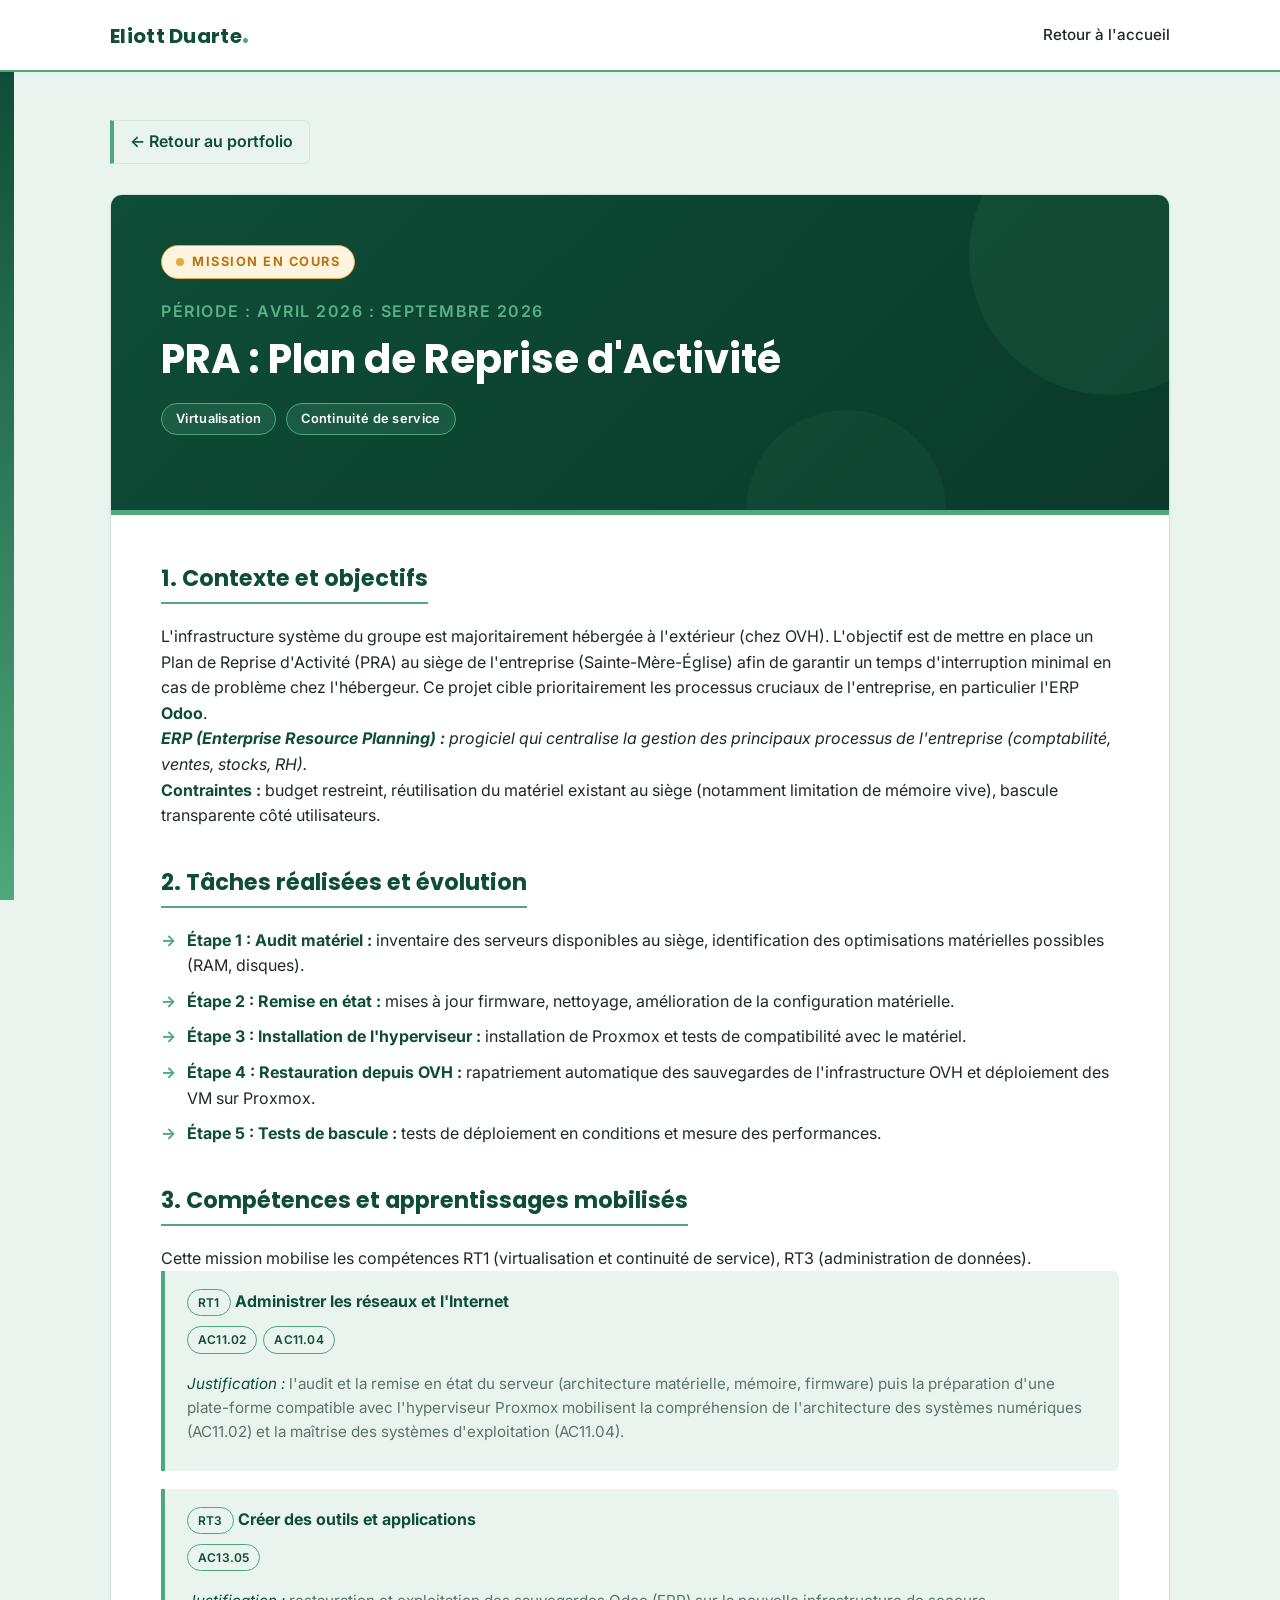
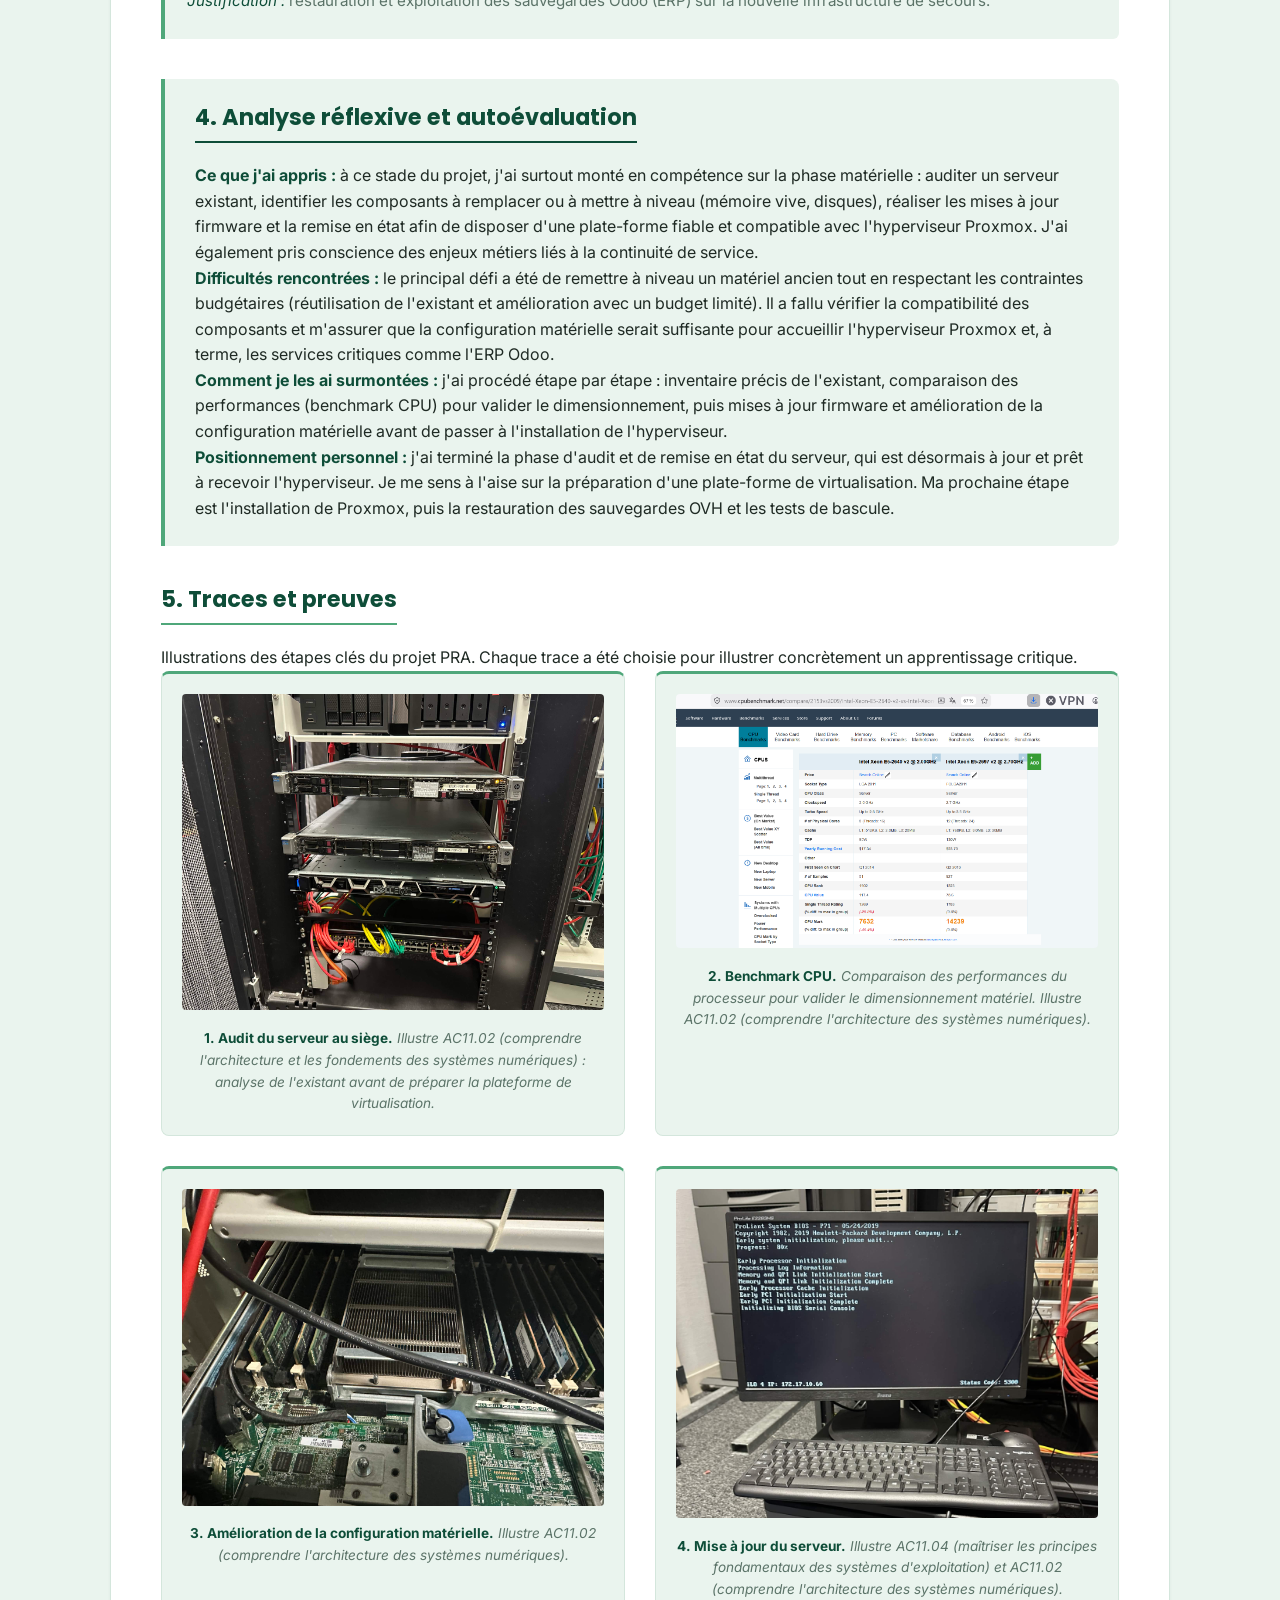
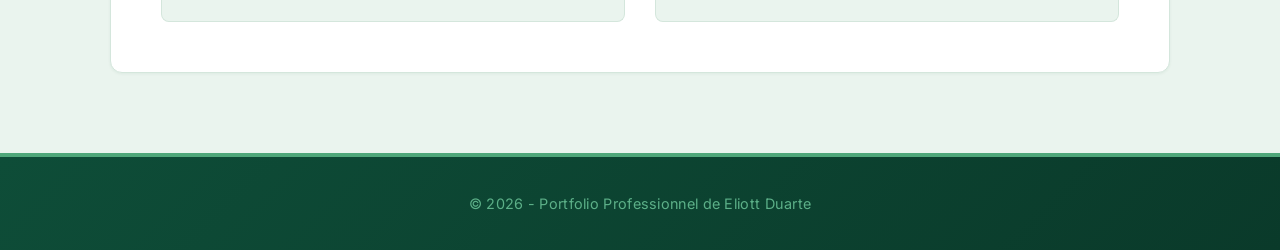
<file: mission2.html>
<!DOCTYPE html>
<html lang="fr">
<head>
    <meta charset="UTF-8">
    <meta name="viewport" content="width=device-width, initial-scale=1.0">
    <title>Mission 2 : Plan de Reprise d'Activité | Portfolio</title>
    <link href="https://fonts.googleapis.com/css2?family=Inter:wght@300;400;500&family=Poppins:wght@500;600;700&display=swap" rel="stylesheet">
    <link rel="stylesheet" href="style.css">
</head>
<body class="bg-light">

    <header class="main-header">
        <div class="container nav-container">
            <div class="logo">
                <span class="logo-name">Eliott Duarte</span><span class="logo-dot">.</span>
            </div>
            <nav>
                <ul class="nav-links">
                    <li><a href="index.html">Retour à l'accueil</a></li>
                </ul>
            </nav>
        </div>
    </header>

    <main class="page-mission">
        <div class="container">
            <a href="index.html#missions" class="btn-back">&larr; Retour au portfolio</a>

            <article class="mission-detail-card">
                <header class="mission-detail-header">
                    <span class="status-badge status-in-progress">
                        <span class="status-dot"></span> Mission en cours
                    </span>
                    <span class="mission-date">Période : avril 2026 : septembre 2026</span>
                    <h1>PRA : Plan de Reprise d'Activité</h1>
                    <div class="tags">
                        <span class="tag">Virtualisation</span>
                        <span class="tag">Continuité de service</span>
                    </div>
                </header>

                <div class="mission-detail-body">
                    <div class="content-block">
                        <h2>1. Contexte et objectifs</h2>
                        <p>L'infrastructure système du groupe est majoritairement hébergée à l'extérieur (chez OVH). L'objectif est de mettre en place un Plan de Reprise d'Activité (PRA) au siège de l'entreprise (Sainte-Mère-Église) afin de garantir un temps d'interruption minimal en cas de problème chez l'hébergeur. Ce projet cible prioritairement les processus cruciaux de l'entreprise, en particulier l'ERP <strong>Odoo</strong>.</p>
                        <p><em><strong>ERP (Enterprise Resource Planning) :</strong> progiciel qui centralise la gestion des principaux processus de l'entreprise (comptabilité, ventes, stocks, RH).</em></p>
                        <p><strong>Contraintes :</strong> budget restreint, réutilisation du matériel existant au siège (notamment limitation de mémoire vive), bascule transparente côté utilisateurs.</p>
                    </div>

                    <div class="content-block">
                        <h2>2. Tâches réalisées et évolution</h2>
                        <ul class="task-list">
                            <li><strong>Étape 1 : Audit matériel :</strong> inventaire des serveurs disponibles au siège, identification des optimisations matérielles possibles (RAM, disques).</li>
                            <li><strong>Étape 2 : Remise en état :</strong> mises à jour firmware, nettoyage, amélioration de la configuration matérielle.</li>
                            <li><strong>Étape 3 : Installation de l'hyperviseur :</strong> installation de Proxmox et tests de compatibilité avec le matériel.</li>
                            <li><strong>Étape 4 : Restauration depuis OVH :</strong> rapatriement automatique des sauvegardes de l'infrastructure OVH et déploiement des VM sur Proxmox.</li>
                            <li><strong>Étape 5 : Tests de bascule :</strong> tests de déploiement en conditions et mesure des performances.</li>
                        </ul>
                    </div>

                    <div class="content-block">
                        <h2>3. Compétences et apprentissages mobilisés</h2>
                        <p>Cette mission mobilise les compétences RT1 (virtualisation et continuité de service), RT3 (administration de données).</p>

                        <div class="competence-mini">
                            <p><span class="ac-tag">RT1</span> <strong>Administrer les réseaux et l'Internet</strong> </p>
                            <div class="ac-tag-row">
                                <span class="ac-tag" title="Comprendre l'architecture et les fondements des systèmes numériques">AC11.02</span>
                                <span class="ac-tag" title="Maîtriser les rôles et les principes fondamentaux des systèmes d'exploitation">AC11.04</span>
                            </div>
                            <p><em>Justification :</em> l'audit et la remise en état du serveur (architecture matérielle, mémoire, firmware) puis la préparation d'une plate-forme compatible avec l'hyperviseur Proxmox mobilisent la compréhension de l'architecture des systèmes numériques (AC11.02) et la maîtrise des systèmes d'exploitation (AC11.04).</p>
                        </div>

                        <div class="competence-mini">
                            <p><span class="ac-tag">RT3</span> <strong>Créer des outils et applications</strong> </p>
                            <div class="ac-tag-row">
                                <span class="ac-tag" title="Choisir les mécanismes de gestion de données adaptés">AC13.05</span>
                            </div>
                            <p><em>Justification :</em> restauration et exploitation des sauvegardes Odoo (ERP) sur la nouvelle infrastructure de secours.</p>
                        </div>

                    
                    </div>

                    <div class="content-block bg-gray rounded-box">
                        <h2>4. Analyse réflexive et autoévaluation</h2>
                        <p><strong>Ce que j'ai appris :</strong> à ce stade du projet, j'ai surtout monté en compétence sur la phase matérielle : auditer un serveur existant, identifier les composants à remplacer ou à mettre à niveau (mémoire vive, disques), réaliser les mises à jour firmware et la remise en état afin de disposer d'une plate-forme fiable et compatible avec l'hyperviseur Proxmox. J'ai également pris conscience des enjeux métiers liés à la continuité de service.</p>
                        <p><strong>Difficultés rencontrées :</strong> le principal défi a été de remettre à niveau un matériel ancien tout en respectant les contraintes budgétaires (réutilisation de l'existant et amélioration avec un budget limité). Il a fallu vérifier la compatibilité des composants et m'assurer que la configuration matérielle serait suffisante pour accueillir l'hyperviseur Proxmox et, à terme, les services critiques comme l'ERP Odoo.</p>
                        <p><strong>Comment je les ai surmontées :</strong> j'ai procédé étape par étape : inventaire précis de l'existant, comparaison des performances (benchmark CPU) pour valider le dimensionnement, puis mises à jour firmware et amélioration de la configuration matérielle avant de passer à l'installation de l'hyperviseur.</p>
                        <p><strong>Positionnement personnel :</strong> j'ai terminé la phase d'audit et de remise en état du serveur, qui est désormais à jour et prêt à recevoir l'hyperviseur. Je me sens à l'aise sur la préparation d'une plate-forme de virtualisation. Ma prochaine étape est l'installation de Proxmox, puis la restauration des sauvegardes OVH et les tests de bascule.</p>
                    </div>

                    <div class="content-block">
                        <h2>5. Traces et preuves</h2>
                        <p>Illustrations des étapes clés du projet PRA. Chaque trace a été choisie pour illustrer concrètement un apprentissage critique.</p>

                        <div class="cards-grid">
                            <div class="proof-container" style="margin: 0;">
                                <img src="images/mission2/photo1.jpg" alt="Preuve 1 - Audit du serveur au siège" style="max-width: 100%; height: auto; border-radius: 4px;">
                                <p class="caption"><strong>1. Audit du serveur au siège.</strong> Illustre AC11.02 (comprendre l'architecture et les fondements des systèmes numériques) : analyse de l'existant avant de préparer la plateforme de virtualisation.</p>
                            </div>

                            <div class="proof-container" style="margin: 0;">
                                <img src="images/mission2/cpu.png" alt="Preuve 2 - Benchmark CPU" style="max-width: 100%; height: auto; border-radius: 4px;">
                                <p class="caption"><strong>2. Benchmark CPU.</strong> Comparaison des performances du processeur pour valider le dimensionnement matériel. Illustre AC11.02 (comprendre l'architecture des systèmes numériques).</p>
                            </div>

                            <div class="proof-container" style="margin: 0;">
                                <img src="images/mission2/photo2.jpg" alt="Preuve 3 - Amélioration de la configuration matérielle" style="max-width: 100%; height: auto; border-radius: 4px;">
                                <p class="caption"><strong>3. Amélioration de la configuration matérielle.</strong> Illustre AC11.02 (comprendre l'architecture des systèmes numériques).</p>
                            </div>

                            <div class="proof-container" style="margin: 0;">
                                <img src="images/mission2/photo3.jpg" alt="Preuve 4 - Mise à jour du serveur" style="max-width: 100%; height: auto; border-radius: 4px;">
                                <p class="caption"><strong>4. Mise à jour du serveur.</strong> Illustre AC11.04 (maîtriser les principes fondamentaux des systèmes d'exploitation) et AC11.02 (comprendre l'architecture des systèmes numériques).</p>
                            </div>
                        </div>
                    </div>
                </div>
            </article>
        </div>
    </main>

    <footer class="main-footer">
        <div class="container">
            <p>© 2026 - Portfolio Professionnel de Eliott Duarte</p>
        </div>
    </footer>

</body>
</html>
</file>
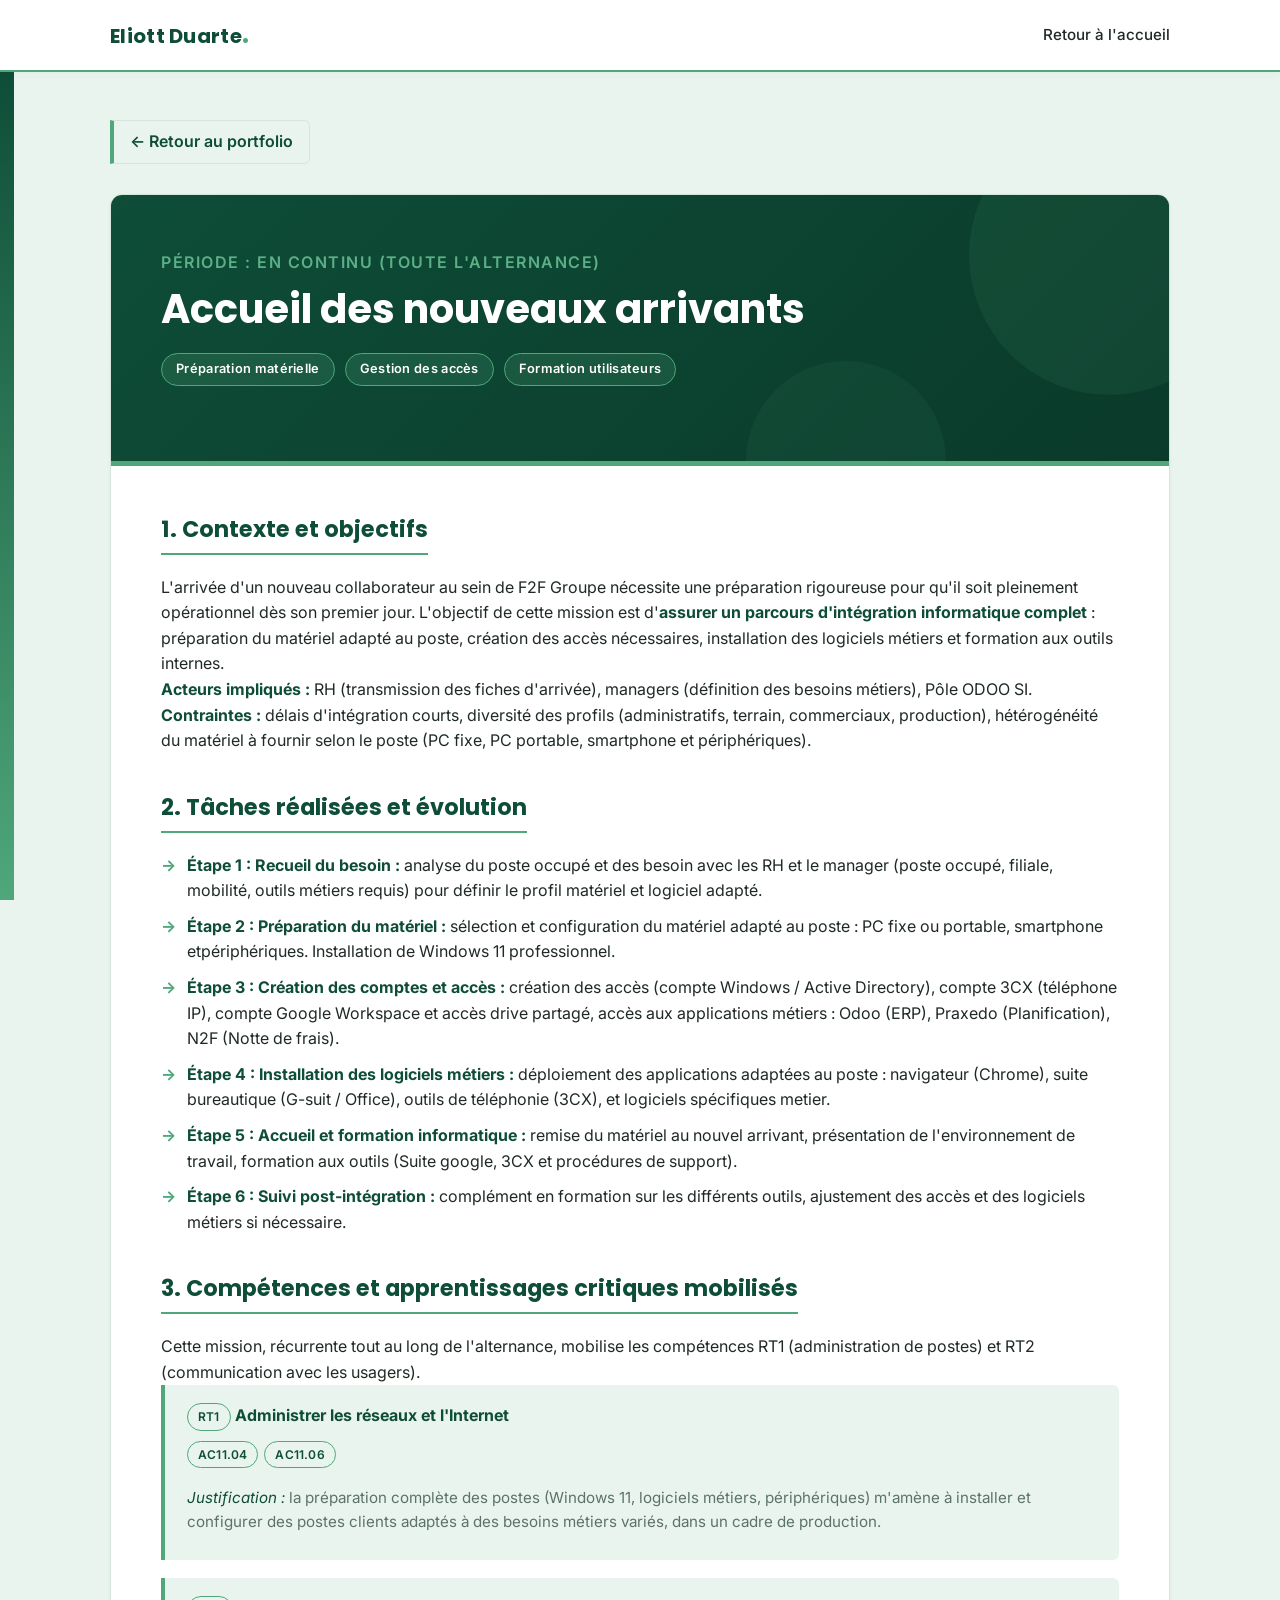
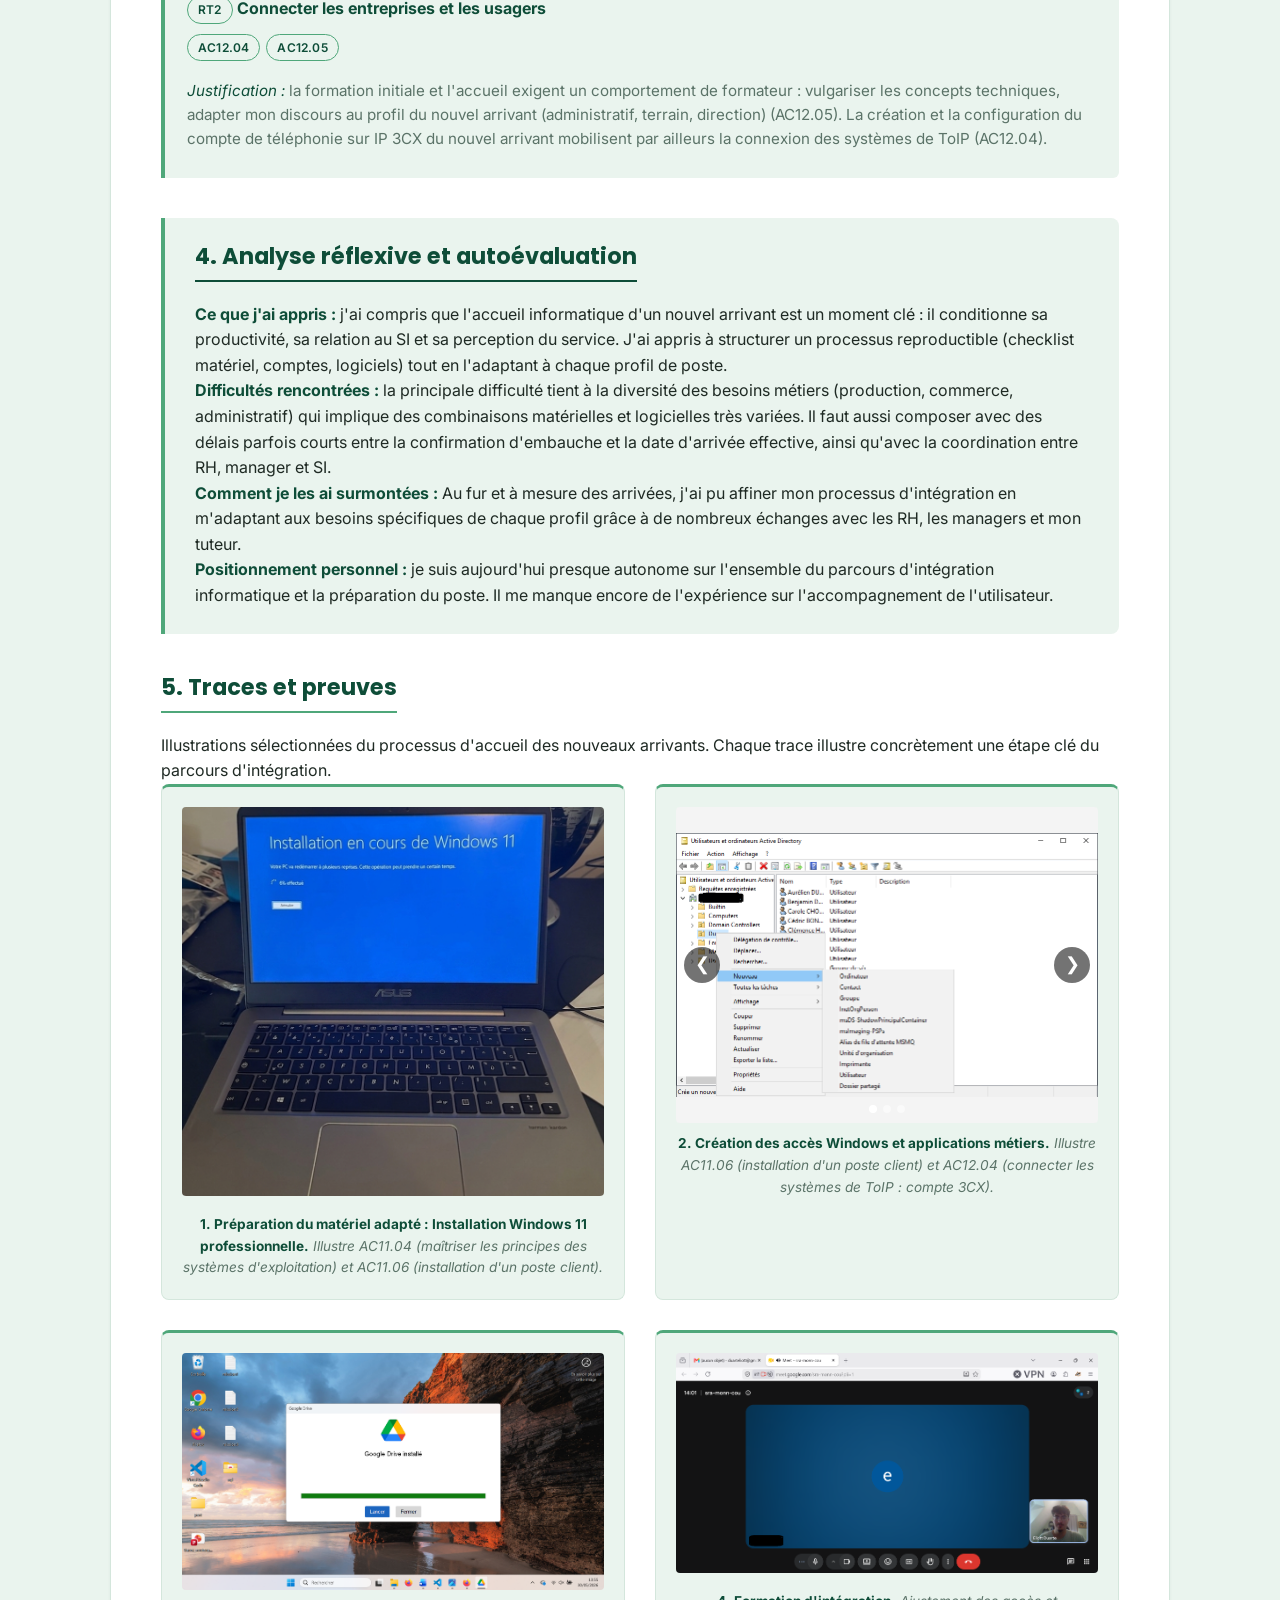
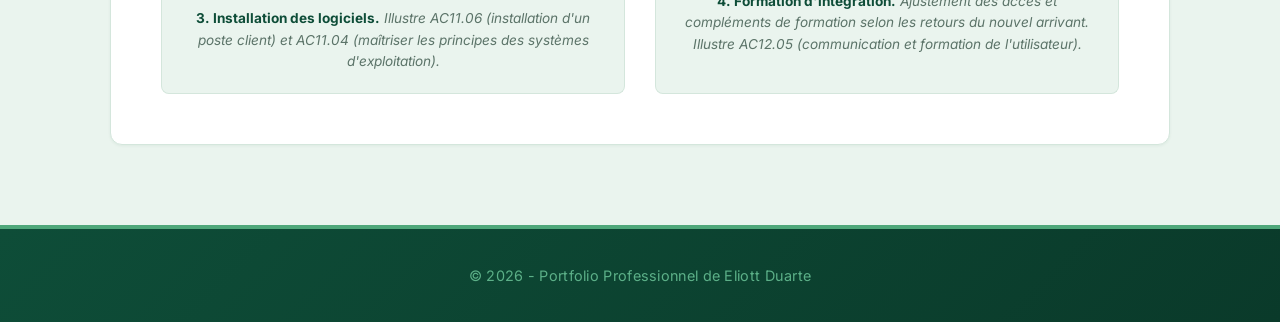
<file: mission3.html>
<!DOCTYPE html>
<html lang="fr">
<head>
    <meta charset="UTF-8">
    <meta name="viewport" content="width=device-width, initial-scale=1.0">
    <title>Mission 3 : Accueil des nouveaux arrivants | Portfolio</title>
    <link href="https://fonts.googleapis.com/css2?family=Inter:wght@300;400;500&family=Poppins:wght@500;600;700&display=swap" rel="stylesheet">
    <link rel="stylesheet" href="style.css">
</head>
<body class="bg-light">

    <header class="main-header">
        <div class="container nav-container">
            <div class="logo">
                <span class="logo-name">Eliott Duarte</span><span class="logo-dot">.</span>
            </div>
            <nav>
                <ul class="nav-links">
                    <li><a href="index.html">Retour à l'accueil</a></li>
                </ul>
            </nav>
        </div>
    </header>

    <main class="page-mission">
        <div class="container">
            <a href="index.html#missions" class="btn-back">&larr; Retour au portfolio</a>

            <article class="mission-detail-card">
                <header class="mission-detail-header">
                    <span class="mission-date">Période : en continu (toute l'alternance)</span>
                    <h1>Accueil des nouveaux arrivants</h1>
                    <div class="tags">
                        <span class="tag">Préparation matérielle</span>
                        <span class="tag">Gestion des accès</span>
                        <span class="tag">Formation utilisateurs</span>
                    </div>
                </header>

                <div class="mission-detail-body">
                    <div class="content-block">
                        <h2>1. Contexte et objectifs</h2>
                        <p>L'arrivée d'un nouveau collaborateur au sein de F2F Groupe nécessite une préparation rigoureuse pour qu'il soit pleinement opérationnel dès son premier jour. L'objectif de cette mission est d'<strong>assurer un parcours d'intégration informatique complet</strong> : préparation du matériel adapté au poste, création des accès nécessaires, installation des logiciels métiers et formation aux outils internes.</p>
                        <p><strong>Acteurs impliqués :</strong> RH (transmission des fiches d'arrivée), managers (définition des besoins métiers), Pôle ODOO SI.</p>
                        <p><strong>Contraintes :</strong> délais d'intégration courts, diversité des profils (administratifs, terrain, commerciaux, production), hétérogénéité du matériel à fournir selon le poste (PC fixe, PC portable, smartphone et périphériques).</p>
                    </div>

                    <div class="content-block">
                        <h2>2. Tâches réalisées et évolution</h2>
                        <ul class="task-list">
                            <li><strong>Étape 1 : Recueil du besoin :</strong> analyse du poste occupé et des besoin avec les RH et le manager (poste occupé, filiale, mobilité, outils métiers requis) pour définir le profil matériel et logiciel adapté.</li>
                            <li><strong>Étape 2 : Préparation du matériel :</strong> sélection et configuration du matériel adapté au poste : PC fixe ou portable, smartphone etpériphériques. Installation de Windows 11 professionnel.</li>
                            <li><strong>Étape 3 : Création des comptes et accès :</strong> création des accès (compte Windows / Active Directory), compte 3CX (téléphone IP), compte Google Workspace et accès drive partagé, accès aux applications métiers : Odoo (ERP), Praxedo (Planification), N2F (Notte de frais).</li>
                            <li><strong>Étape 4 : Installation des logiciels métiers :</strong> déploiement des applications adaptées au poste : navigateur (Chrome), suite bureautique (G-suit / Office), outils de téléphonie (3CX), et logiciels spécifiques metier.</li>
                            <li><strong>Étape 5 : Accueil et formation informatique :</strong> remise du matériel au nouvel arrivant, présentation de l'environnement de travail, formation aux outils (Suite google, 3CX et procédures de support).</li>
                            <li><strong>Étape 6 : Suivi post-intégration :</strong> complément en formation sur les différents outils, ajustement des accès et des logiciels métiers si nécessaire.</li>
                        </ul>
                    </div>

                    <div class="content-block">
                        <h2>3. Compétences et apprentissages critiques mobilisés</h2>
                        <p>Cette mission, récurrente tout au long de l'alternance, mobilise les compétences RT1 (administration de postes) et RT2 (communication avec les usagers).</p>

                        <div class="competence-mini">
                            <p><span class="ac-tag">RT1</span> <strong>Administrer les réseaux et l'Internet</strong></p>
                            <div class="ac-tag-row">
                                <span class="ac-tag" title="Maîtriser les principes des systèmes d'exploitation">AC11.04</span>
                                <span class="ac-tag" title="Installer un poste client, expliquer la procédure">AC11.06</span>
                            </div>
                            <p><em>Justification :</em> la préparation complète des postes (Windows 11, logiciels métiers, périphériques) m'amène à installer et configurer des postes clients adaptés à des besoins métiers variés, dans un cadre de production.</p>
                        </div>

                        <div class="competence-mini">
                            <p><span class="ac-tag">RT2</span> <strong>Connecter les entreprises et les usagers</strong></p>
                            <div class="ac-tag-row">
                                <span class="ac-tag" title="Connecter les systèmes de ToIP">AC12.04</span>
                                <span class="ac-tag" title="Communiquer avec un tiers, adapter son discours et sa langue">AC12.05</span>
                            </div>
                            <p><em>Justification :</em> la formation initiale et l'accueil exigent un comportement de formateur : vulgariser les concepts techniques, adapter mon discours au profil du nouvel arrivant (administratif, terrain, direction) (AC12.05). La création et la configuration du compte de téléphonie sur IP 3CX du nouvel arrivant mobilisent par ailleurs la connexion des systèmes de ToIP (AC12.04).</p>
                        </div>

                    </div>

                    <div class="content-block bg-gray rounded-box">
                        <h2>4. Analyse réflexive et autoévaluation</h2>
                        <p><strong>Ce que j'ai appris :</strong> j'ai compris que l'accueil informatique d'un nouvel arrivant est un moment clé : il conditionne sa productivité, sa relation au SI et sa perception du service. J'ai appris à structurer un processus reproductible (checklist matériel, comptes, logiciels) tout en l'adaptant à chaque profil de poste.</p>
                        <p><strong>Difficultés rencontrées :</strong> la principale difficulté tient à la diversité des besoins métiers (production, commerce, administratif) qui implique des combinaisons matérielles et logicielles très variées. Il faut aussi composer avec des délais parfois courts entre la confirmation d'embauche et la date d'arrivée effective, ainsi qu'avec la coordination entre RH, manager et SI.</p>
                        <p><strong>Comment je les ai surmontées :</strong> Au fur et à mesure des arrivées, j'ai pu affiner mon processus d'intégration en m'adaptant aux besoins spécifiques de chaque profil grâce à de nombreux échanges avec les RH, les managers et mon tuteur.</p>
                        <p><strong>Positionnement personnel :</strong> je suis aujourd'hui presque autonome sur l'ensemble du parcours d'intégration informatique et la préparation du poste. Il me manque encore de l'expérience sur l'accompagnement de l'utilisateur.</p>
                    </div>

                    <div class="content-block">
                        <h2>5. Traces et preuves</h2>
                        <p>Illustrations sélectionnées du processus d'accueil des nouveaux arrivants. Chaque trace illustre concrètement une étape clé du parcours d'intégration.</p>

                        <div class="cards-grid">
                            <div class="proof-container" style="margin: 0;">
                                <img src="images/mission3/w11.png" alt="Preuve 1 - Préparation du matériel" style="max-width: 100%; height: auto; border-radius: 4px;">
                                <p class="caption"><strong>1. Préparation du matériel adapté : Installation Windows 11 professionnelle.</strong> Illustre AC11.04 (maîtriser les principes des systèmes d'exploitation) et AC11.06 (installation d'un poste client).</p>
                            </div>

                            <div class="proof-container" style="margin: 0;">
                                <div class="proof-carousel">
                                    <div class="proof-carousel-track">
                                        <img src="images/mission3/ad.png" alt="Preuve 2a - Compte Windows / Active Directory">
                                        <img src="images/mission3/N2F.png" alt="Preuve 2b - Accès : N2F">
                                        <img src="images/mission3/3cx.png" alt="Preuve 2c - Accès application métier : 3CX">
                                    </div>
                                    <button class="proof-carousel-btn prev" aria-label="Image précédente">&#10094;</button>
                                    <button class="proof-carousel-btn next" aria-label="Image suivante">&#10095;</button>
                                    <div class="proof-carousel-dots"></div>
                                </div>
                                <p class="caption"><strong>2. Création des accès Windows et applications métiers.</strong> Illustre AC11.06 (installation d'un poste client) et AC12.04 (connecter les systèmes de ToIP : compte 3CX).</p>
                            </div>

                            <div class="proof-container" style="margin: 0;">
                                <img src="images/mission3/drive.png" alt="Preuve 3 - Installation des logiciels" style="max-width: 100%; height: auto; border-radius: 4px;">
                                <p class="caption"><strong>3. Installation des logiciels.</strong> Illustre AC11.06 (installation d'un poste client) et AC11.04 (maîtriser les principes des systèmes d'exploitation).</p>
                            </div>

                            <div class="proof-container" style="margin: 0;">
                                <img src="images/mission3/meet.png" alt="Preuve 4 - Suivi post-intégration" style="max-width: 100%; height: auto; border-radius: 4px;">
                                <p class="caption"><strong>4. Formation d'intégration.</strong> Ajustement des accès et compléments de formation selon les retours du nouvel arrivant. Illustre AC12.05 (communication et formation de l'utilisateur).</p>
                            </div>
                        </div>
                    </div>
                </div>
            </article>
        </div>
    </main>

    <footer class="main-footer">
        <div class="container">
            <p>© 2026 - Portfolio Professionnel de Eliott Duarte</p>
        </div>
    </footer>

    <script>
        document.querySelectorAll('.proof-carousel').forEach(carousel => {
            const track = carousel.querySelector('.proof-carousel-track');
            const slides = track.querySelectorAll('img');
            const dotsContainer = carousel.querySelector('.proof-carousel-dots');
            const prevBtn = carousel.querySelector('.proof-carousel-btn.prev');
            const nextBtn = carousel.querySelector('.proof-carousel-btn.next');

            slides.forEach((_, i) => {
                const dot = document.createElement('span');
                if (i === 0) dot.classList.add('active');
                dot.addEventListener('click', () => {
                    track.scrollTo({ left: slides[i].offsetLeft, behavior: 'smooth' });
                });
                dotsContainer.appendChild(dot);
            });

            const dots = dotsContainer.querySelectorAll('span');

            const getIndex = () => Math.round(track.scrollLeft / track.clientWidth);

            const updateDots = () => {
                const i = getIndex();
                dots.forEach((d, j) => d.classList.toggle('active', j === i));
            };

            track.addEventListener('scroll', updateDots);

            prevBtn.addEventListener('click', () => {
                const i = Math.max(0, getIndex() - 1);
                track.scrollTo({ left: slides[i].offsetLeft, behavior: 'smooth' });
            });

            nextBtn.addEventListener('click', () => {
                const i = Math.min(slides.length - 1, getIndex() + 1);
                track.scrollTo({ left: slides[i].offsetLeft, behavior: 'smooth' });
            });
        });
    </script>

</body>
</html>
</file>
<file: style.css>
/* VARIABLES GLOBALES — THEME F2F GROUPE */
:root {
    --primary-color: #0E4D38;     /* Vert forêt foncé F2F (fond sombre, titres) */
    --primary-dark: #0A3A2A;      /* Vert très foncé (variation header) */
    --secondary-color: #0E4D38;   /* Titres (même teinte) */
    --accent-color: #4FA77A;      /* Vert sauge / médium (boutons, liens, badges) */
    --accent-light: #5CB088;      /* Vert clair (hover, dégradés) */
    --bg-white: #ffffff;
    --bg-light: #EAF4EE;          /* Vert très pâle (sections alternées) */
    --bg-soft: #F4FAF6;            /* Fond très doux pour blocs */
    --text-muted: #5B7368;        /* Gris vert pour texte secondaire */
    --text-dark: #1F2A24;          /* Texte principal sur fond clair */
    --border-color: #D4E6DC;      /* Bordures vert pâle */
    --shadow-sm: 0 1px 3px rgba(14, 77, 56, 0.06);
    --shadow-md: 0 4px 12px -2px rgba(14, 77, 56, 0.10), 0 2px 4px -1px rgba(14, 77, 56, 0.05);
    --shadow-lg: 0 12px 32px -4px rgba(14, 77, 56, 0.15);
    --radius: 12px;
}

/* RESET & TYPOGRAPHIE */
* {
    margin: 0;
    padding: 0;
    box-sizing: border-box;
}

html {
    scroll-behavior: smooth;
}

body {
    font-family: 'Inter', sans-serif;
    color: var(--text-dark);
    line-height: 1.6;
    background-color: var(--bg-white);
}

body.bg-light {
    background-color: var(--bg-light);
}

h1, h2, h3, h4 {
    font-family: 'Poppins', sans-serif;
    color: var(--secondary-color);
    line-height: 1.2;
}

.container {
    max-width: 1100px;
    margin: 0 auto;
    padding: 0 20px;
}

/* HEADER & NAVIGATION */
.main-header {
    background-color: var(--bg-white);
    position: fixed;
    width: 100%;
    top: 0;
    z-index: 1000;
    border-bottom: 2px solid var(--accent-color);
    box-shadow: 0 2px 8px rgba(14, 77, 56, 0.04);
}

.nav-container {
    display: flex;
    justify-content: space-between;
    align-items: center;
    height: 70px;
}

.logo {
    font-family: 'Poppins', sans-serif;
    font-size: 1.25rem;
    font-weight: 700;
    color: var(--primary-color);
    letter-spacing: 0.3px;
}

.logo-dot {
    color: var(--accent-color);
    font-size: 1.5rem;
}

.nav-links {
    list-style: none;
    display: flex;
    gap: 30px;
}

.nav-links a {
    text-decoration: none;
    color: var(--text-dark);
    font-weight: 500;
    font-size: 0.95rem;
    transition: color 0.2s ease;
    position: relative;
    padding: 4px 0;
}

.nav-links a::after {
    content: '';
    position: absolute;
    bottom: -2px;
    left: 0;
    width: 0;
    height: 2px;
    background: var(--accent-color);
    transition: width 0.25s ease;
}

.nav-links a:hover {
    color: var(--primary-color);
}

.nav-links a:hover::after {
    width: 100%;
}

/* SECTIONS GÉNÉRALES */
.section-white, .section-light {
    padding: 100px 0;
}

.section-light {
    background-color: var(--bg-light);
}

.section-title {
    font-size: 2.2rem;
    margin-bottom: 50px;
    text-align: center;
    color: var(--primary-color);
    position: relative;
    padding-bottom: 18px;
}

.section-title::after {
    content: '';
    display: block;
    width: 60px;
    height: 4px;
    background: var(--accent-color);
    margin: 16px auto 0;
    border-radius: 2px;
}

.section-intro {
    text-align: center;
    max-width: 700px;
    margin: -20px auto 40px auto;
    color: var(--text-muted);
}

/* 1. HERO SECTION (ACCUEIL) */
.section-hero {
    padding: 140px 0 80px 0;
    background-color: var(--bg-white);
    position: relative;
    overflow: hidden;
}

.section-hero::before {
    content: '';
    position: absolute;
    top: -150px;
    right: -120px;
    width: 400px;
    height: 400px;
    background: radial-gradient(circle, var(--accent-color) 0%, transparent 70%);
    opacity: 0.18;
    border-radius: 50%;
    pointer-events: none;
    z-index: 0;
}

.section-hero::after {
    content: '';
    position: absolute;
    bottom: -120px;
    left: -100px;
    width: 320px;
    height: 320px;
    background: radial-gradient(circle, var(--primary-color) 0%, transparent 70%);
    opacity: 0.10;
    border-radius: 50%;
    pointer-events: none;
    z-index: 0;
}

.section-hero .container {
    position: relative;
    z-index: 1;
}

.hero-wrapper {
    display: flex;
    align-items: center;
    gap: 60px;
}

.hero-content {
    flex: 1.2;
}

.badge {
    display: inline-block;
    padding: 6px 14px;
    background-color: var(--bg-light);
    color: var(--primary-color);
    border: 1px solid var(--accent-color);
    border-radius: 20px;
    font-size: 0.8rem;
    font-weight: 700;
    margin-bottom: 20px;
    letter-spacing: 1.5px;
    text-transform: uppercase;
}

.status-badge {
    display: inline-flex;
    align-items: center;
    gap: 8px;
    padding: 6px 14px;
    border-radius: 20px;
    font-size: 0.8rem;
    font-weight: 700;
    margin-bottom: 15px;
    letter-spacing: 1.5px;
    text-transform: uppercase;
}

.status-in-progress {
    background-color: #FFF4E0;
    color: #B8730F;
    border: 1px solid #E8A93A;
}

.status-dot {
    width: 8px;
    height: 8px;
    border-radius: 50%;
    background-color: #E8A93A;
    animation: pulse-dot 1.6s ease-in-out infinite;
}

@keyframes pulse-dot {
    0%, 100% { opacity: 1; transform: scale(1); }
    50% { opacity: 0.5; transform: scale(1.2); }
}

.hero-content h1 {
    font-size: 2.4rem;
    margin-bottom: 15px;
    letter-spacing: -1px;
    color: var(--primary-color);
}

.specialization-text {
    color: var(--accent-color);
    font-size: 1.7rem;
    font-weight: 600;
    letter-spacing: normal;
}

.hero-subtitle {
    font-size: 1.1rem;
    color: var(--text-muted);
    margin-bottom: 30px;
    font-style: italic;
}

.hero-description {
    background: var(--bg-light);
    padding: 22px 24px;
    border-left: 5px solid var(--accent-color);
    border-radius: 0 8px 8px 0;
    font-size: 0.95rem;
    color: var(--text-dark);
}

.hero-description strong {
    color: var(--primary-color);
}

.hero-image-container {
    flex: 1;
    position: relative;
}

.hero-img {
    width: 100%;
    border-radius: var(--radius);
    position: relative;
    z-index: 2;
    box-shadow: var(--shadow-md);
}

.img-backdrop {
    position: absolute;
    top: 20px;
    right: -20px;
    width: 100%;
    height: 100%;
    background: linear-gradient(135deg, var(--accent-color) 0%, var(--primary-color) 100%);
    border-radius: var(--radius);
    z-index: 1;
    opacity: 0.85;
}

/* 2. CARTES ENTREPRISE */
.cards-grid {
    display: grid;
    grid-template-columns: repeat(auto-fit, minmax(300px, 1fr));
    gap: 30px;
}

.card {
    background: var(--bg-white);
    padding: 32px;
    border-radius: var(--radius);
    box-shadow: var(--shadow-sm);
    border: 1px solid var(--border-color);
    border-top: 4px solid var(--accent-color);
    transition: transform 0.3s ease, box-shadow 0.3s ease, border-color 0.3s ease;
}

.card:hover {
    transform: translateY(-5px);
    box-shadow: var(--shadow-md);
    border-top-color: var(--primary-color);
}

.card h3 {
    color: var(--primary-color);
}

.card-icon {
    width: 52px;
    height: 52px;
    border-radius: 50%;
    background: var(--primary-color);
    display: flex;
    align-items: center;
    justify-content: center;
    margin-bottom: 18px;
    box-shadow: var(--shadow-sm);
    transition: box-shadow 0.3s ease;
}

.card:hover .card-icon {
    box-shadow: var(--shadow-md);
}

.card-icon svg {
    width: 28px;
    height: 28px;
    fill: #fff;
}

/* Logo F2F dans la carte entreprise */
.card-logo-wrap {
    background: #fff;
    border: 1px solid var(--border-color);
    border-radius: 8px;
    padding: 8px 14px;
    display: flex;
    align-items: center;
    justify-content: center;
    height: 52px;
    width: fit-content;
    margin-bottom: 18px;
    box-shadow: var(--shadow-sm);
    transition: box-shadow 0.3s ease;
}

.card:hover .card-logo-wrap {
    box-shadow: var(--shadow-md);
}

.card-logo-img {
    max-height: 34px;
    max-width: 160px;
    object-fit: contain;
    display: block;
}

/* Logo F2F dans le header du modal */
.modal-logo-wrap {
    background: #fff;
    border-radius: 8px;
    padding: 10px 20px;
    display: inline-flex;
    align-items: center;
    justify-content: center;
    margin-bottom: 18px;
    box-shadow: 0 2px 8px rgba(0,0,0,0.18);
}

.modal-logo-img {
    height: 46px;
    max-width: 200px;
    object-fit: contain;
    display: block;
}

.card h3 {
    margin-bottom: 15px;
    font-size: 1.2rem;
}

/* Cartes entreprise et poste */
.card-link {
    text-decoration: none;
    color: var(--text-dark);
    display: flex;
    flex-direction: column;
    cursor: pointer;
}
.card-link .read-more {
    margin-top: auto;
}

.card-link p strong {
    color: var(--primary-color);
}

/* MODALES */
.modal-overlay {
    display: none;
    position: fixed;
    inset: 0;
    background: rgba(0, 0, 0, 0.5);
    z-index: 2000;
    align-items: center;
    justify-content: center;
    padding: 20px;
}

.modal-overlay.active {
    display: flex;
}

.modal {
    background: var(--bg-white);
    border-radius: var(--radius);
    max-width: 700px;
    width: 100%;
    max-height: 85vh;
    overflow-y: auto;
    box-shadow: 0 20px 60px rgba(0, 0, 0, 0.2);
    animation: modalIn 0.25s ease;
}

@keyframes modalIn {
    from { opacity: 0; transform: translateY(20px); }
    to   { opacity: 1; transform: translateY(0); }
}

.modal-header {
    background: linear-gradient(135deg, var(--primary-color) 0%, var(--primary-dark) 100%);
    color: var(--bg-white);
    padding: 40px 50px 30px;
    position: relative;
    border-bottom: 4px solid var(--accent-color);
}

.modal-header h2 {
    color: var(--bg-white);
    font-size: 1.8rem;
    margin: 8px 0 15px;
}

.modal-header .mission-date {
    color: var(--accent-light);
    font-size: 0.9rem;
    text-transform: uppercase;
    letter-spacing: 1.5px;
    font-weight: 600;
}

.modal-close {
    position: absolute;
    top: 18px;
    right: 22px;
    background: none;
    border: none;
    color: var(--accent-light);
    font-size: 2rem;
    cursor: pointer;
    line-height: 1;
    transition: color 0.2s;
}

.modal-close:hover {
    color: var(--bg-white);
}

.modal-body {
    padding: 40px 50px;
}

/* TAGS APPRENTISSAGES CRITIQUES */
.ac-tag-row {
    display: flex;
    flex-wrap: wrap;
    gap: 6px;
    margin: 10px 0 18px;
}

.ac-tag {
    display: inline-block;
    padding: 3px 10px;
    background-color: var(--bg-light);
    color: var(--primary-color);
    border: 1px solid var(--accent-color);
    border-radius: 14px;
    font-size: 0.75rem;
    font-weight: 600;
    font-family: 'Inter', sans-serif;
    letter-spacing: 0.2px;
    cursor: help;
}

.mission-summary-card .ac-tag-row {
    margin-top: auto;
    margin-bottom: 12px;
}

/* BILAN PAR COMPETENCE */
.competence-grid {
    display: grid;
    grid-template-columns: repeat(auto-fit, minmax(380px, 1fr));
    gap: 28px;
    margin-top: 20px;
}

.competence-card {
    background: var(--bg-white);
    border: 1px solid var(--border-color);
    border-radius: var(--radius);
    box-shadow: var(--shadow-sm);
    overflow: hidden;
    display: flex;
    flex-direction: column;
    transition: transform 0.3s ease, box-shadow 0.3s ease;
}

.competence-card:hover {
    transform: translateY(-4px);
    box-shadow: var(--shadow-md);
}

.competence-header {
    background: linear-gradient(135deg, var(--primary-color) 0%, var(--primary-dark) 100%);
    color: var(--bg-white);
    padding: 25px 28px 22px;
    border-bottom: 4px solid var(--accent-color);
}

.competence-code {
    display: inline-block;
    background-color: var(--accent-color);
    color: var(--bg-white);
    padding: 4px 14px;
    border-radius: 6px;
    font-size: 0.8rem;
    font-weight: 700;
    letter-spacing: 1.5px;
    margin-bottom: 12px;
    text-transform: uppercase;
}

.competence-header h3 {
    color: var(--bg-white);
    font-size: 1.25rem;
    margin: 0 0 8px;
}

.competence-level {
    display: block;
    color: #B8D9C9;
    font-size: 0.85rem;
    font-style: italic;
}

.competence-body {
    padding: 25px 28px;
    flex: 1;
    font-size: 0.95rem;
}

.competence-body p {
    margin-bottom: 12px;
    color: var(--text-muted);
}

.competence-body a {
    color: var(--accent-color);
    text-decoration: none;
    font-weight: 600;
    border-bottom: 1px dotted var(--accent-color);
}

.competence-body a:hover {
    color: var(--primary-color);
    border-bottom-color: var(--primary-color);
}

.competence-label {
    color: var(--primary-color) !important;
    font-weight: 700;
    font-size: 0.78rem;
    text-transform: uppercase;
    letter-spacing: 1px;
    margin-top: 16px !important;
    margin-bottom: 6px !important;
}

.competence-label:first-child {
    margin-top: 0 !important;
}

/* BLOC AC AU SEIN D'UNE MISSION */
.competence-mini {
    background-color: var(--bg-light);
    border-left: 4px solid var(--accent-color);
    padding: 18px 22px;
    border-radius: 0 6px 6px 0;
    margin-bottom: 18px;
}

.competence-mini p {
    margin-bottom: 8px;
    color: var(--text-muted);
    font-size: 0.95rem;
}

.competence-mini p:first-child {
    color: var(--primary-color);
    font-size: 1rem;
}

.competence-mini em {
    color: var(--primary-color);
}

/* ENCART COMPLEMENTARITE */
.complementarite-box {
    margin-top: 50px;
    background: var(--bg-soft);
    border-left: 5px solid var(--accent-color);
    padding: 30px 35px;
    border-radius: 0 var(--radius) var(--radius) 0;
    box-shadow: var(--shadow-sm);
}

.complementarite-box h3 {
    color: var(--primary-color);
    font-size: 1.3rem;
    margin-bottom: 12px;
}

.complementarite-box p {
    color: var(--text-dark);
    line-height: 1.7;
}

.complementarite-box strong {
    color: var(--primary-color);
}

/* FOOTER */
.main-footer {
    background: linear-gradient(135deg, var(--primary-color) 0%, var(--primary-dark) 100%);
    color: var(--accent-light);
    padding: 35px 0;
    text-align: center;
    font-size: 0.9rem;
    border-top: 4px solid var(--accent-color);
    letter-spacing: 0.3px;
}

/* 3. MISSIONS */
.mission-card {
    background: var(--bg-white);
    border-radius: var(--radius);
    border: 1px solid var(--border-color);
    box-shadow: var(--shadow-sm);
    margin-bottom: 40px;
    overflow: hidden;
}

.mission-header {
    padding: 25px 30px;
    border-bottom: 1px solid var(--border-color);
    background-color: var(--bg-white);
}

.mission-title-group h3 {
    font-size: 1.4rem;
    color: var(--primary-color);
}

.mission-date {
    display: block;
    font-size: 0.9rem;
    color: var(--accent-color);
    font-weight: 600;
    margin-top: 5px;
    letter-spacing: 0.5px;
}

.mission-body {
    display: flex;
    flex-wrap: wrap;
    padding: 30px;
    gap: 40px;
}

.mission-column {
    flex: 1;
    min-width: 300px;
}

.mission-column h4 {
    margin-bottom: 15px;
    font-size: 1.1rem;
}

.task-list {
    padding-left: 22px;
    color: var(--text-dark);
    list-style: none;
}

.task-list li {
    margin-bottom: 10px;
    position: relative;
    padding-left: 4px;
}

.task-list li::before {
    content: '→';
    position: absolute;
    left: -22px;
    color: var(--accent-color);
    font-weight: 700;
    font-size: 1rem;
}

.task-list li strong {
    color: var(--primary-color);
}

.rounded-box {
    background-color: var(--bg-light);
    padding: 25px;
    border-radius: 8px;
}

.tags {
    display: flex;
    gap: 10px;
    flex-wrap: wrap;
    margin-bottom: 25px;
}

.tag {
    background-color: rgba(92, 176, 136, 0.18);
    color: var(--bg-white);
    border: 1px solid var(--accent-color);
    padding: 5px 14px;
    border-radius: 20px;
    font-size: 0.8rem;
    font-weight: 600;
    letter-spacing: 0.3px;
}

.mission-footer {
    padding: 20px 30px;
    background-color: #f8fafc;
    border-top: 1px solid var(--border-color);
}

.trace-text {
    font-style: italic;
    color: var(--text-muted);
    font-size: 0.95rem;
}

/* 4. TABLEAU BILAN */
.table-container {
    overflow-x: auto;
    background: var(--bg-white);
    border-radius: var(--radius);
    box-shadow: var(--shadow-sm);
    border: 1px solid var(--border-color);
}

.styled-table {
    width: 100%;
    border-collapse: collapse;
    min-width: 800px;
    font-size: 1.1rem;
}

.styled-table thead tr {
    background: linear-gradient(135deg, var(--primary-color) 0%, var(--primary-dark) 100%);
    color: var(--bg-white);
    text-align: left;
}

.styled-table th {
    font-size: 1.2rem;
}

.styled-table th, .styled-table td {
    padding: 25px 30px;
}

/* --- NOUVEAUTÉS POUR LE MULTIPAGE (MISSIONS) --- */

/* Grille des cartes sur l'accueil */
.mission-grid {
    display: grid;
    grid-template-columns: repeat(auto-fit, minmax(320px, 1fr));
    gap: 30px;
    margin-top: 40px;
}

/* Carte cliquable */
.mission-summary-card {
    display: flex;
    flex-direction: column;
    background: var(--bg-white);
    padding: 35px 30px;
    border-radius: var(--radius);
    border: 1px solid var(--border-color);
    border-left: 5px solid var(--accent-color);
    text-decoration: none;
    color: var(--text-dark);
    transition: transform 0.3s ease, box-shadow 0.3s ease, border-color 0.3s ease;
    position: relative;
}

.mission-summary-card:hover {
    transform: translateY(-5px);
    box-shadow: var(--shadow-md);
    border-left-color: var(--primary-color);
}

.mission-summary-card h3 {
    font-size: 1.3rem;
    margin-bottom: 15px;
    margin-top: 10px;
    color: var(--primary-color);
}

.mission-summary-card p {
    color: var(--text-muted);
    font-size: 0.95rem;
    flex-grow: 1;
}

.read-more {
    display: inline-block;
    margin-top: 20px;
    color: var(--accent-color);
    font-weight: 700;
    font-size: 0.95rem;
    letter-spacing: 0.3px;
    transition: color 0.2s ease;
}

.mission-summary-card:hover .read-more,
.card-link:hover .read-more {
    color: var(--primary-color);
}

/* Page détail de la mission — avec barre verticale verte décorative */
.page-mission {
    padding: 120px 0 80px 0;
    position: relative;
}

.page-mission::before {
    content: '';
    position: fixed;
    left: 0;
    top: 70px;
    bottom: 0;
    width: 14px;
    background: linear-gradient(180deg, var(--primary-color) 0%, var(--accent-color) 100%);
    z-index: 5;
    pointer-events: none;
}

@media (max-width: 768px) {
    .page-mission::before {
        width: 6px;
    }
}

.btn-back {
    display: inline-flex;
    align-items: center;
    gap: 6px;
    color: var(--primary-color);
    text-decoration: none;
    font-weight: 600;
    margin-bottom: 30px;
    padding: 8px 16px;
    background: var(--bg-light);
    border: 1px solid var(--border-color);
    border-left: 4px solid var(--accent-color);
    border-radius: 0 6px 6px 0;
    transition: all 0.2s ease;
}

.btn-back:hover {
    color: var(--bg-white);
    background: var(--primary-color);
    border-color: var(--primary-color);
    border-left-color: var(--accent-light);
    transform: translateX(-2px);
}

.mission-detail-card {
    background: var(--bg-white);
    border-radius: var(--radius);
    border: 1px solid var(--border-color);
    box-shadow: var(--shadow-sm);
    overflow: hidden;
}

.mission-detail-header {
    background: linear-gradient(135deg, var(--primary-color) 0%, var(--primary-dark) 100%);
    color: var(--bg-white);
    padding: 50px;
    border-bottom: 5px solid var(--accent-color);
    position: relative;
    overflow: hidden;
}

.mission-detail-header::before {
    content: '';
    position: absolute;
    top: -80px;
    right: -80px;
    width: 280px;
    height: 280px;
    background: var(--accent-color);
    opacity: 0.10;
    border-radius: 50%;
    pointer-events: none;
}

.mission-detail-header::after {
    content: '';
    position: absolute;
    bottom: -100px;
    left: 60%;
    width: 200px;
    height: 200px;
    background: var(--accent-color);
    opacity: 0.08;
    border-radius: 50%;
    pointer-events: none;
}

.mission-detail-header > * {
    position: relative;
    z-index: 1;
}

.mission-detail-header h1 {
    color: var(--bg-white);
    font-size: 2.5rem;
    margin: 10px 0 20px 0;
}

.mission-detail-header .mission-date {
    color: var(--accent-light);
    font-size: 1rem;
    text-transform: uppercase;
    letter-spacing: 1.5px;
    font-weight: 600;
}

.mission-detail-body {
    padding: 50px;
}

.content-block {
    margin-bottom: 40px;
}

.content-block:last-child {
    margin-bottom: 0;
}

.content-block h2 {
    font-size: 1.4rem;
    margin-bottom: 20px;
    padding-bottom: 10px;
    border-bottom: 2px solid var(--accent-color);
    color: var(--primary-color);
    position: relative;
    display: inline-block;
}

.content-block strong {
    color: var(--primary-color);
}

.bg-gray {
    background-color: var(--bg-light);
    border-left: 4px solid var(--accent-color);
    padding: 25px 30px !important;
    border-radius: 0 8px 8px 0;
}

.bg-gray h2 {
    border-bottom-color: var(--primary-color) !important;
}

.proof-container {
    background-color: var(--bg-light);
    border: 1px solid var(--border-color);
    border-top: 3px solid var(--accent-color);
    padding: 20px;
    border-radius: 8px;
    text-align: center;
    margin: 20px 0;
}

.caption {
    font-size: 0.85rem;
    color: var(--text-muted);
    margin-top: 10px;
    font-style: italic;
}

.proof-carousel {
    position: relative;
    border-radius: 4px;
    overflow: hidden;
    aspect-ratio: 4 / 3;
    background: #f4f4f4;
}

.proof-carousel-track {
    display: flex;
    height: 100%;
    overflow-x: auto;
    scroll-snap-type: x mandatory;
    scroll-behavior: smooth;
    scrollbar-width: none;
}

.proof-carousel-track::-webkit-scrollbar {
    display: none;
}

.proof-carousel-track img {
    flex: 0 0 100%;
    width: 100%;
    height: 100%;
    object-fit: contain;
    scroll-snap-align: center;
    display: block;
}

.proof-carousel-btn {
    position: absolute;
    top: 50%;
    transform: translateY(-50%);
    background: rgba(0, 0, 0, 0.55);
    color: #fff;
    border: none;
    width: 36px;
    height: 36px;
    border-radius: 50%;
    font-size: 1.1rem;
    line-height: 1;
    cursor: pointer;
    display: flex;
    align-items: center;
    justify-content: center;
    transition: background 0.2s ease;
    z-index: 2;
}

.proof-carousel-btn:hover {
    background: rgba(0, 0, 0, 0.8);
}

.proof-carousel-btn.prev { left: 8px; }
.proof-carousel-btn.next { right: 8px; }

.proof-carousel-dots {
    position: absolute;
    bottom: 10px;
    left: 50%;
    transform: translateX(-50%);
    display: flex;
    gap: 6px;
    z-index: 2;
}

.proof-carousel-dots span {
    width: 8px;
    height: 8px;
    border-radius: 50%;
    background: rgba(255, 255, 255, 0.5);
    transition: background 0.2s ease;
}

.proof-carousel-dots span.active {
    background: #fff;
}

/* ORG CHART */
.org-chart-wrap {
    overflow-x: auto;
    padding: 10px 0 20px;
}

.org-chart {
    display: flex;
    flex-direction: column;
    align-items: center;
    min-width: 480px;
}

.org-root-box {
    background: linear-gradient(135deg, var(--primary-color) 0%, var(--primary-dark) 100%);
    color: #fff;
    padding: 14px 34px;
    border-radius: 8px;
    font-weight: 700;
    font-size: 0.95rem;
    font-family: 'Poppins', sans-serif;
    letter-spacing: 1.2px;
    box-shadow: 0 4px 10px rgba(14, 77, 56, 0.20);
}

.org-v-connector {
    width: 2px;
    height: 22px;
    background: var(--accent-color);
}

.org-children {
    display: flex;
    gap: 0;
}

.org-child {
    position: relative;
    padding: 22px 8px 0;
    min-width: 100px;
    display: flex;
    flex-direction: column;
    align-items: center;
}

.org-child::before {
    content: '';
    position: absolute;
    top: 0;
    left: 0;
    right: 0;
    height: 2px;
    background: var(--accent-color);
}

.org-child:first-child::before { left: 50%; }
.org-child:last-child::before  { right: 50%; }

.org-child::after {
    content: '';
    position: absolute;
    top: 0;
    left: 50%;
    transform: translateX(-50%);
    width: 2px;
    height: 22px;
    background: var(--accent-color);
}

.org-child-box {
    background: var(--bg-light);
    border: 1.5px solid var(--border-color);
    border-top: 3px solid var(--accent-color);
    border-radius: 6px;
    padding: 12px 14px;
    text-align: center;
    min-width: 88px;
    transition: transform 0.2s ease, box-shadow 0.2s ease;
}

.org-child-box:hover {
    transform: translateY(-2px);
    box-shadow: var(--shadow-sm);
}

.org-child-box strong {
    display: block;
    font-family: 'Poppins', sans-serif;
    font-size: 0.78rem;
    color: var(--primary-color);
    font-weight: 700;
    letter-spacing: 0.5px;
}

.org-child-box small {
    display: block;
    font-size: 0.68rem;
    color: var(--text-muted);
    margin-top: 4px;
    font-style: italic;
}

/* FAITS CLÉS GRID */
.kf-grid {
    display: grid;
    grid-template-columns: repeat(2, 1fr);
    gap: 12px;
}

.kf-item {
    background: var(--bg-light);
    border-radius: 8px;
    padding: 14px 18px;
    border-left: 4px solid var(--accent-color);
    transition: transform 0.2s ease;
}

.kf-item:hover {
    transform: translateX(3px);
}

.kf-label {
    font-size: 0.7rem;
    text-transform: uppercase;
    letter-spacing: 0.8px;
    font-weight: 700;
    color: var(--accent-color);
    margin-bottom: 4px;
}

.kf-value {
    font-size: 0.92rem;
    font-weight: 600;
    color: var(--primary-color);
}

/* FILIALES GRID */
.filiales-grid {
    display: grid;
    grid-template-columns: repeat(auto-fit, minmax(130px, 1fr));
    gap: 12px;
}

.filiale-card {
    background: var(--bg-light);
    border: 1px solid var(--border-color);
    border-radius: 8px;
    padding: 16px 12px;
    text-align: center;
}

.filiale-name {
    font-family: 'Poppins', sans-serif;
    font-weight: 700;
    font-size: 0.88rem;
    color: var(--primary-color);
    letter-spacing: 0.5px;
}

.filiale-tag {
    display: inline-block;
    margin: 6px auto 8px;
    padding: 2px 10px;
    background: var(--accent-color);
    color: var(--bg-white);
    border-radius: 12px;
    font-size: 0.68rem;
    font-weight: 600;
}

.filiale-desc {
    font-size: 0.77rem;
    color: var(--text-muted);
    line-height: 1.4;
}

/* ACTIVITÉS PILLS */
.activite-list {
    display: flex;
    flex-wrap: wrap;
    gap: 8px;
    list-style: none;
    padding: 0;
    margin: 0;
}

.activite-list li {
    background: var(--bg-light);
    border: 1px solid var(--accent-color);
    border-radius: 20px;
    padding: 6px 16px;
    font-size: 0.84rem;
    color: var(--primary-color);
    font-weight: 500;
}

.activite-list li::before {
    content: none;
}

/* USINES SIMOP */
.usines-grid {
    display: grid;
    grid-template-columns: repeat(auto-fit, minmax(240px, 1fr));
    gap: 16px;
}

.usine-card {
    background: var(--bg-light);
    border: 1px solid var(--border-color);
    border-radius: 8px;
    overflow: hidden;
    transition: transform 0.2s ease, box-shadow 0.2s ease;
}

.usine-card:hover {
    transform: translateY(-3px);
    box-shadow: var(--shadow-sm);
}

.usine-header {
    background: linear-gradient(135deg, var(--primary-color) 0%, var(--primary-dark) 100%);
    border-left: 4px solid var(--accent-color);
    padding: 14px 18px;
    display: flex;
    flex-direction: column;
    gap: 4px;
}

.usine-lieu {
    color: #fff;
    font-weight: 700;
    font-family: 'Poppins', sans-serif;
    font-size: 0.88rem;
}

.usine-effectif {
    color: var(--accent-light);
    font-size: 0.75rem;
    font-style: italic;
}

.usine-card .task-list {
    padding: 14px 16px 14px 34px;
}

.caption {
    font-size: 0.85rem;
    color: var(--text-muted) !important;
    margin-top: 10px !important;
    font-style: italic;
}

.caption strong {
    color: var(--primary-color);
    font-style: normal;
}
</file>
